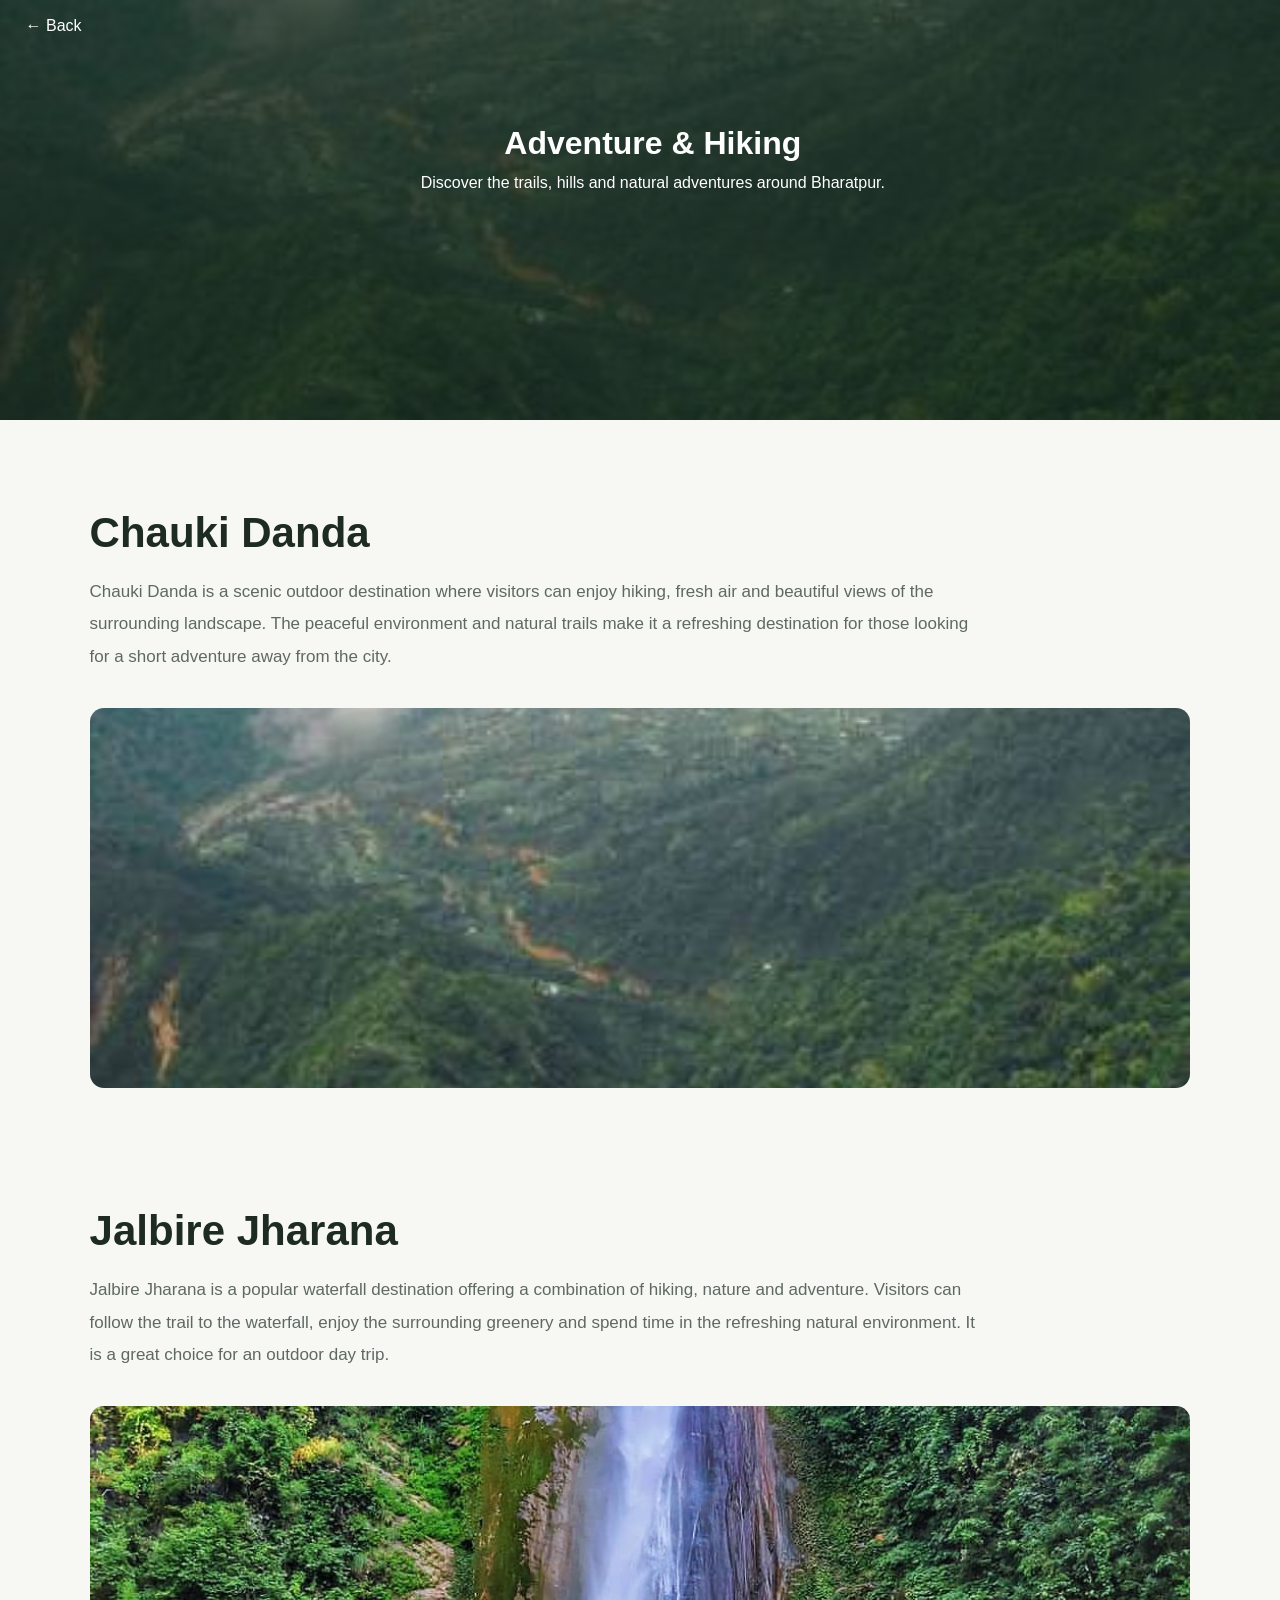
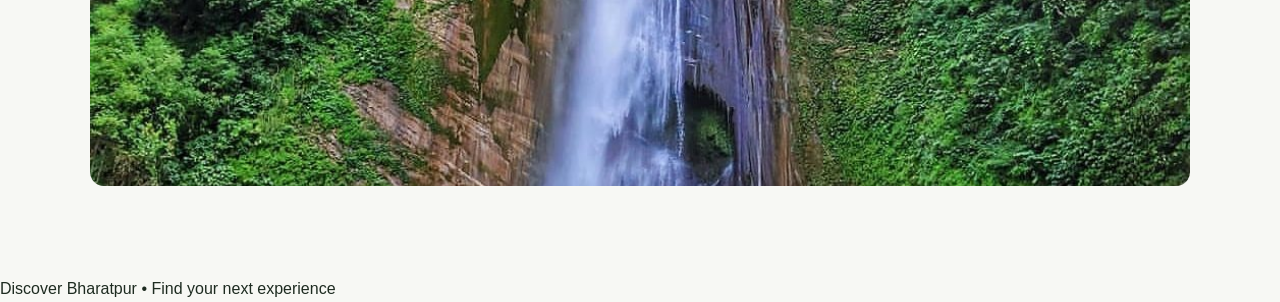
<file: adventure.html>
<!DOCTYPE html>
<html lang="en">
<head>
    <meta charset="UTF-8">
    <meta name="viewport" content="width=device-width, initial-scale=1.0">

    <title>Wildlife & Nature | Find Bharatpur</title>

    <link rel="stylesheet" href="advanture.css">
</head>

<body>

    <!-- PAGE HEADER -->
    <header class="page-header">
        <a href="index.html" class="back-btn">← Back</a>

        <div class="header-content">
                <h1>Adventure & Hiking</h1>
        <p>Discover the trails, hills and natural adventures around Bharatpur.</p>
        </div>
    </header>
<section class="adventure-hiking">

    <!-- Chauki Danda -->
    <div class="adventure-place">
        <h2>Chauki Danda</h2>

        <p class="place-description">
            Chauki Danda is a scenic outdoor destination where visitors can enjoy hiking,
            fresh air and beautiful views of the surrounding landscape. The peaceful
            environment and natural trails make it a refreshing destination for those
            looking for a short adventure away from the city.
        </p>

        <div class="adventure-gallery">
            <img src="assets/chauki.jpeg" alt="Chauki Danda">
        </div>
    </div>


    <!-- Jalbire Jharana -->
    <div class="adventure-place">
        <h2>Jalbire Jharana</h2>

        <p class="place-description">
            Jalbire Jharana is a popular waterfall destination offering a combination of
            hiking, nature and adventure. Visitors can follow the trail to the waterfall,
            enjoy the surrounding greenery and spend time in the refreshing natural
            environment. It is a great choice for an outdoor day trip.
        </p>

        <div class="adventure-gallery">
            <img src="assets/jalbire.jpeg" alt="Jalbire Jharana">
        </div>
    </div>

</section>

</section>
    <!-- FOOTER -->
    <footer>
        <p>Discover Bharatpur • Find your next experience</p>
    </footer>


</body>
</html>
</file>
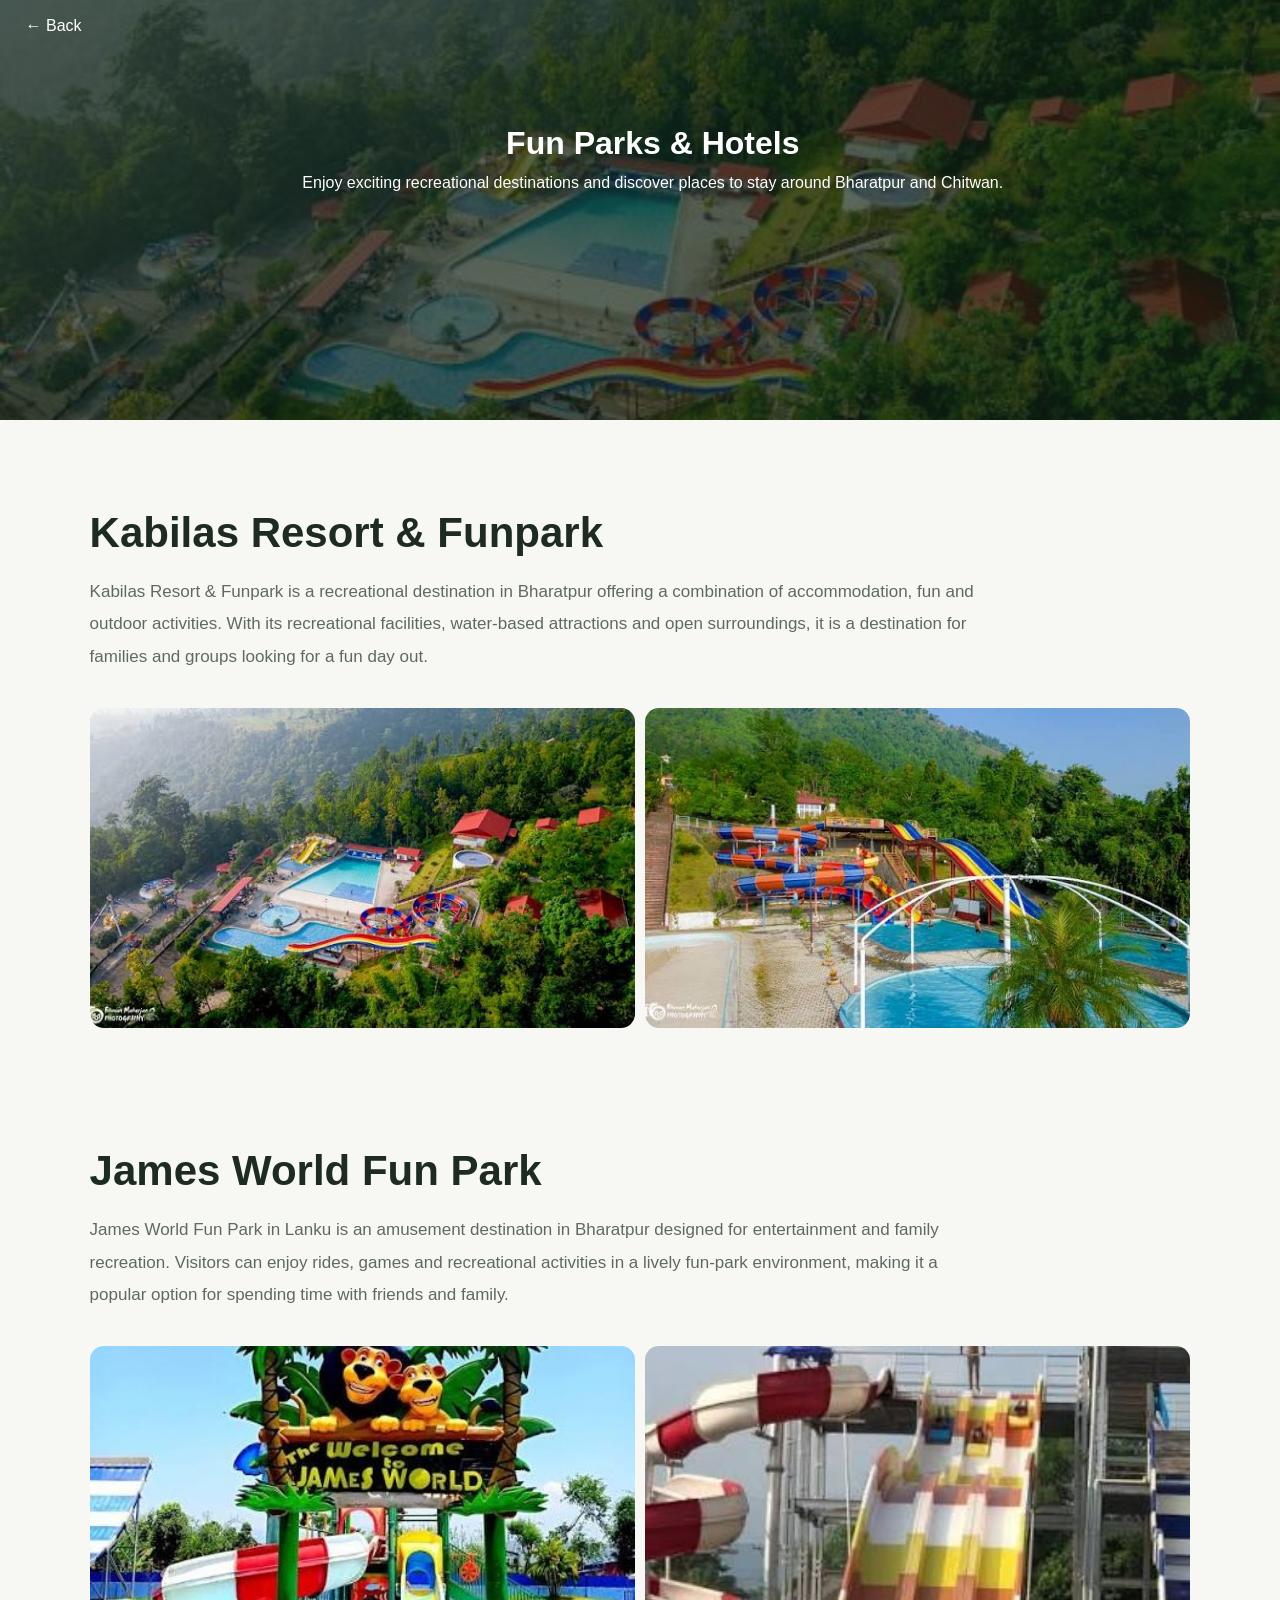
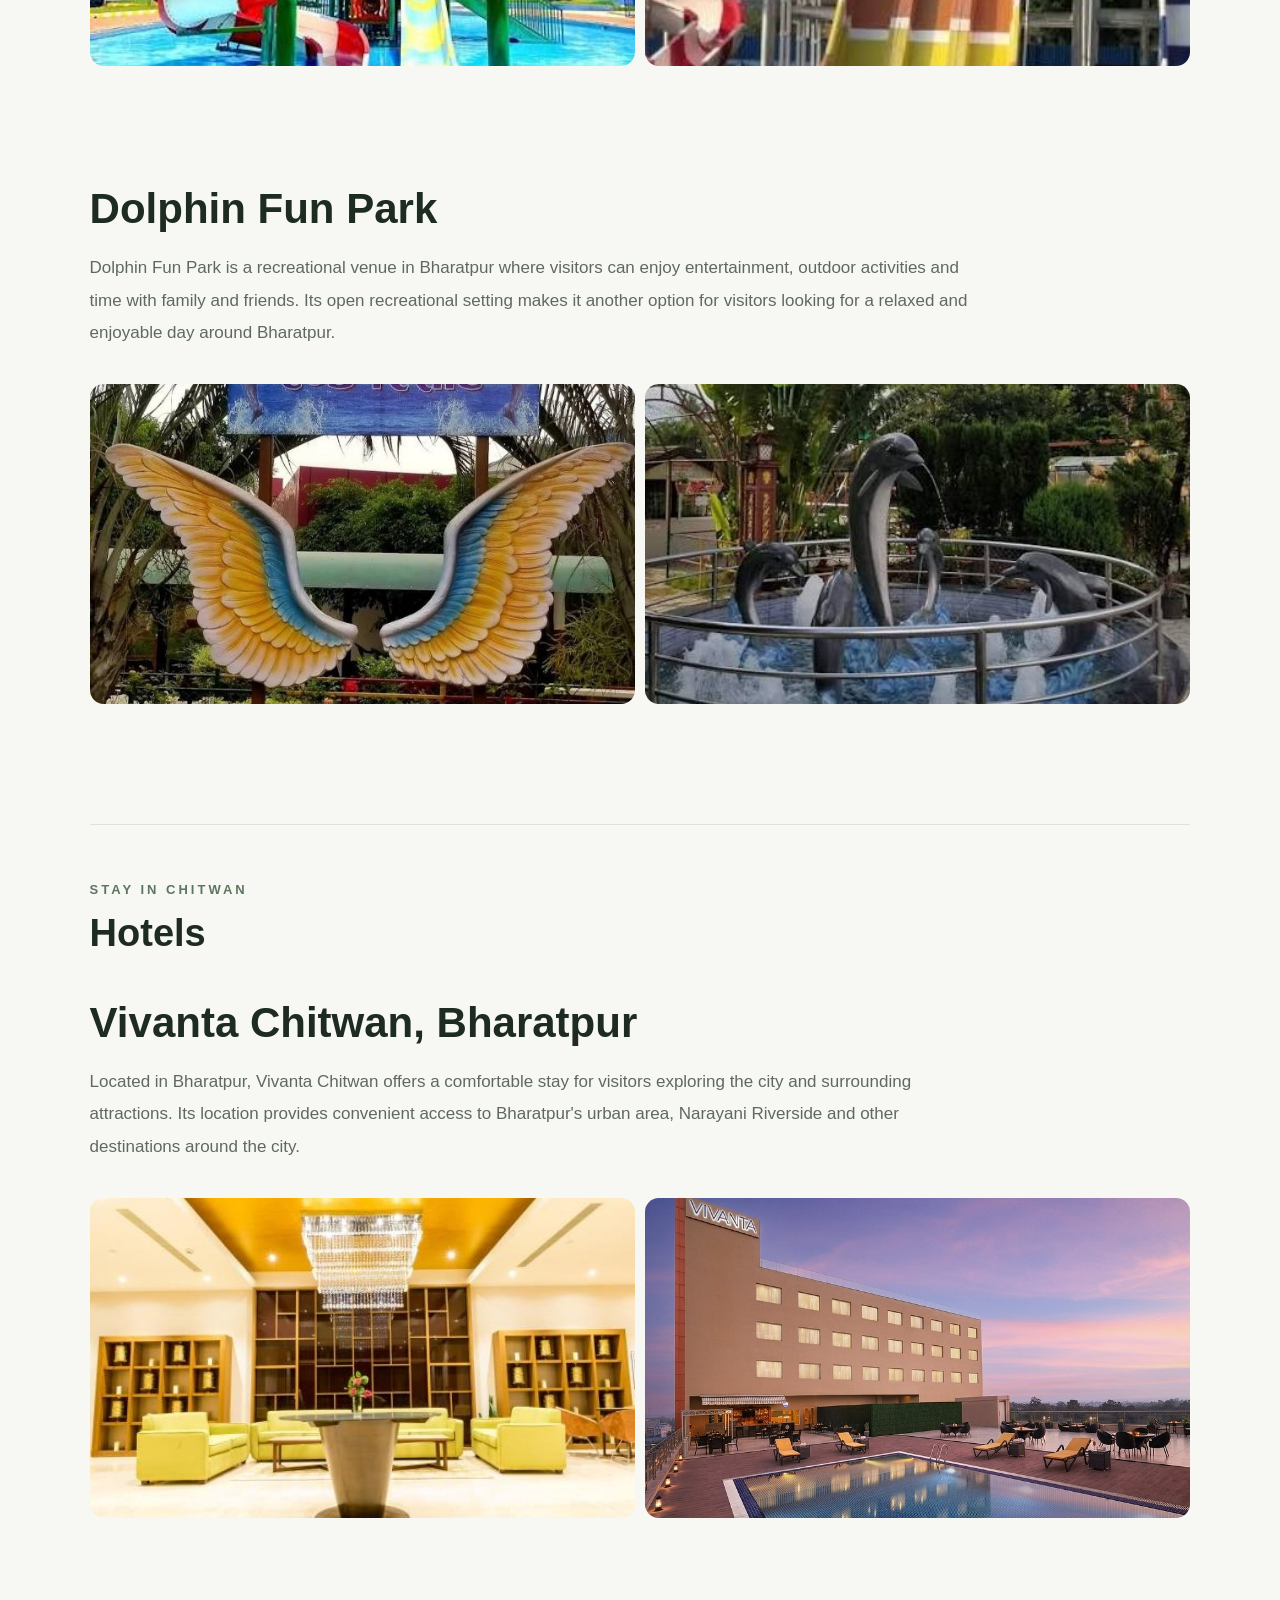
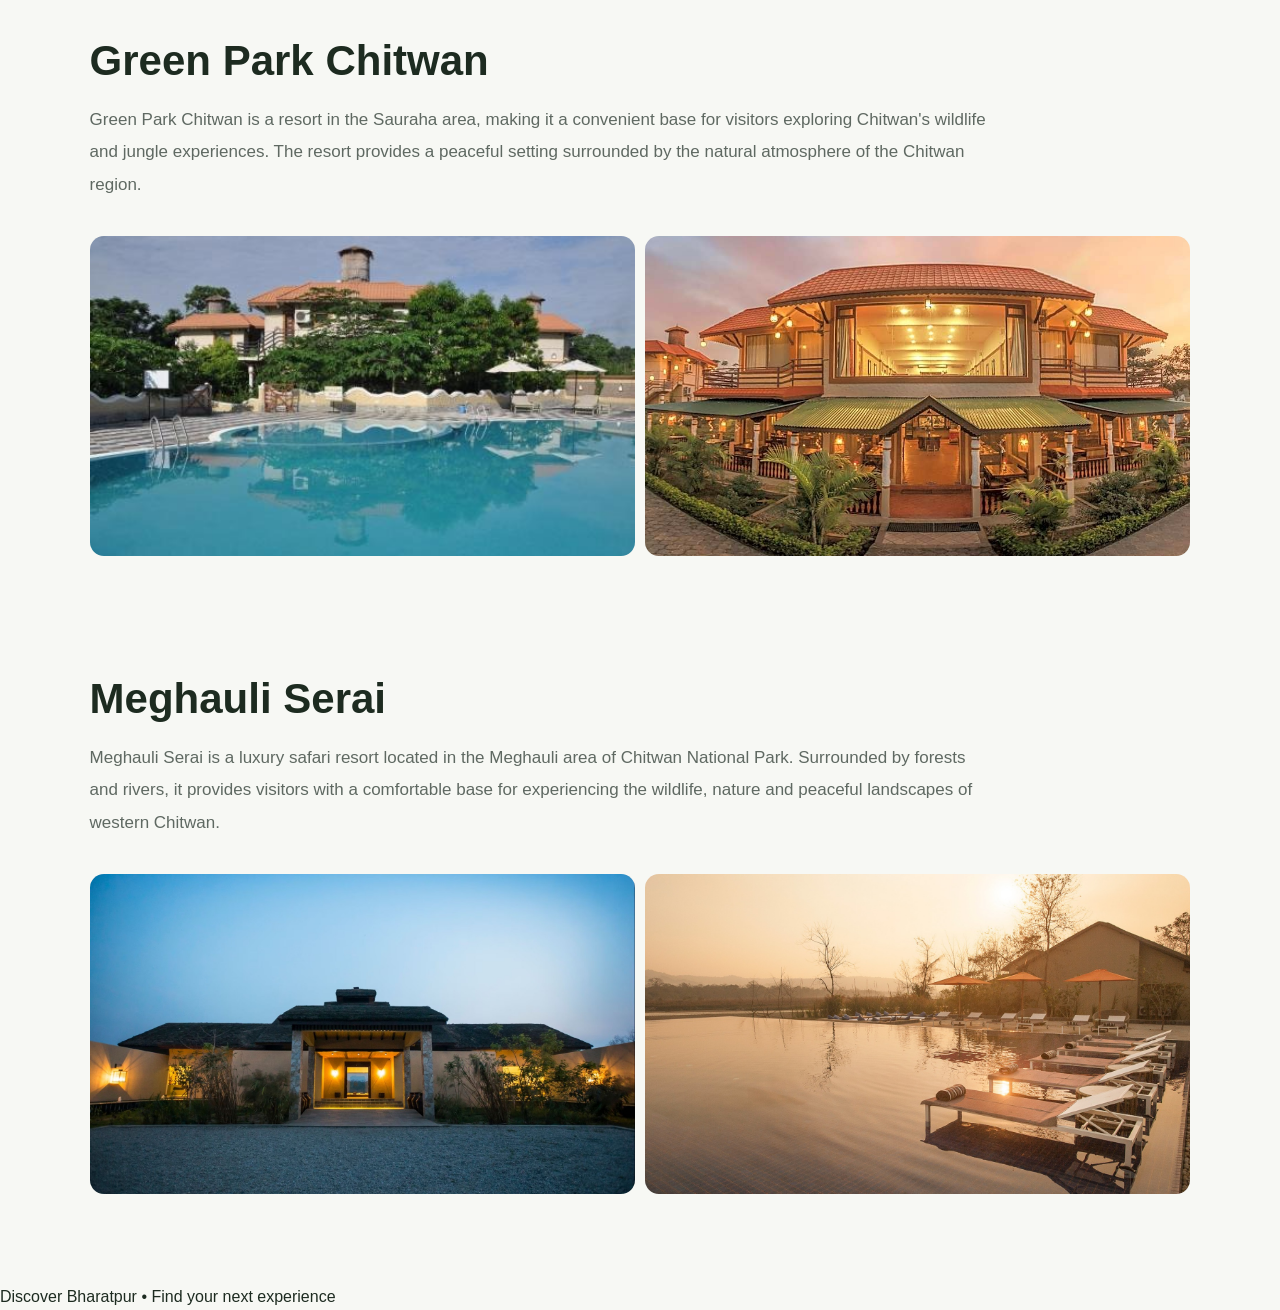
<file: funpark.html>
<!DOCTYPE html>
<html lang="en">
<head>
    <meta charset="UTF-8">
    <meta name="viewport" content="width=device-width, initial-scale=1.0">

    <title>Wildlife & Nature | Find Bharatpur</title>

    <link rel="stylesheet" href="funpark.css">
</head>

<body>

    <!-- PAGE HEADER -->
    <header class="page-header">
        <a href="index.html" class="back-btn">← Back</a>

        <div class="header-content">
           <h1>Fun Parks & Hotels</h1>
        <p>Enjoy exciting recreational destinations and discover places to stay around Bharatpur and Chitwan.</p>
        </div>
    </header>

<section class="fun-hotels">

    <!-- Kabilas Resort & Funpark -->
    <div class="fun-place">
        <h2>Kabilas Resort & Funpark</h2>

        <p class="place-description">
            Kabilas Resort & Funpark is a recreational destination in Bharatpur offering
            a combination of accommodation, fun and outdoor activities. With its
            recreational facilities, water-based attractions and open surroundings,
            it is a destination for families and groups looking for a fun day out.
        </p>

        <div class="fun-gallery">
            <img src="assets/funpark.jpeg" alt="Kabilas Resort and Funpark">
            <img src="assets/kabilash-2.jpeg" alt="Kabilas Funpark">
        </div>
    </div>


    <!-- James World Fun Park -->
    <div class="fun-place">
        <h2>James World Fun Park</h2>

        <p class="place-description">
            James World Fun Park in Lanku is an amusement destination in Bharatpur
            designed for entertainment and family recreation. Visitors can enjoy
            rides, games and recreational activities in a lively fun-park environment,
            making it a popular option for spending time with friends and family.
        </p>

        <div class="fun-gallery">
            <img src="assets/james-1.jpeg" alt="James World Fun Park">
            <img src="assets/james-2.jpeg" alt="James World Fun Park rides">
        </div>
    </div>


    <!-- Dolphin Fun Park -->
    <div class="fun-place">
        <h2>Dolphin Fun Park</h2>

        <p class="place-description">
            Dolphin Fun Park is a recreational venue in Bharatpur where visitors can
            enjoy entertainment, outdoor activities and time with family and friends.
            Its open recreational setting makes it another option for visitors looking
            for a relaxed and enjoyable day around Bharatpur.
        </p>

        <div class="fun-gallery">
            <img src="assets/dolphin-1.jpeg" alt="Dolphin Fun Park Bharatpur">
            <img src="assets/dolphin-2.jpeg" alt="Dolphin Fun Park">
        </div>
    </div>


    <!-- HOTELS -->

    <div class="category-title hotels-title">
        <p class="eyebrow">STAY IN CHITWAN</p>
        <h2>Hotels</h2>
    </div>


    <!-- Bharatpur Hotel -->
    <div class="fun-place">
        <h2>Vivanta Chitwan, Bharatpur</h2>

        <p class="place-description">
            Located in Bharatpur, Vivanta Chitwan offers a comfortable stay for visitors
            exploring the city and surrounding attractions. Its location provides
            convenient access to Bharatpur's urban area, Narayani Riverside and other
            destinations around the city.
        </p>

        <div class="fun-gallery">
            <img src="assets/vivanta-1.jpeg" alt="Vivanta Chitwan Bharatpur">
            <img src="assets/vivanta-2.jpeg" alt="Vivanta Chitwan hotel">
        </div>
    </div>


    <!-- Sauraha Hotel -->
    <div class="fun-place">
        <h2>Green Park Chitwan</h2>

        <p class="place-description">
            Green Park Chitwan is a resort in the Sauraha area, making it a convenient
            base for visitors exploring Chitwan's wildlife and jungle experiences.
            The resort provides a peaceful setting surrounded by the natural atmosphere
            of the Chitwan region.
        </p>

        <div class="fun-gallery">
            <img src="assets/grren-1.jpeg" alt="Green Park Chitwan Sauraha">
            <img src="assets/grren-2.jpeg" alt="Green Park Chitwan resort">
        </div>
    </div>


    <!-- Meghauli Hotel -->
    <div class="fun-place">
        <h2>Meghauli Serai</h2>

        <p class="place-description">
            Meghauli Serai is a luxury safari resort located in the Meghauli area of
            Chitwan National Park. Surrounded by forests and rivers, it provides visitors
            with a comfortable base for experiencing the wildlife, nature and peaceful
            landscapes of western Chitwan.
        </p>

        <div class="fun-gallery">
            <img src="assets/serai-1.jpeg" alt="Meghauli Serai">
            <img src="assets/serai-2.jpeg" alt="Meghauli Serai Chitwan">
        </div>
    </div>

</section>
</section>
    <!-- FOOTER -->
    <footer>
        <p>Discover Bharatpur • Find your next experience</p>
    </footer>


</body>
</html>
</file>
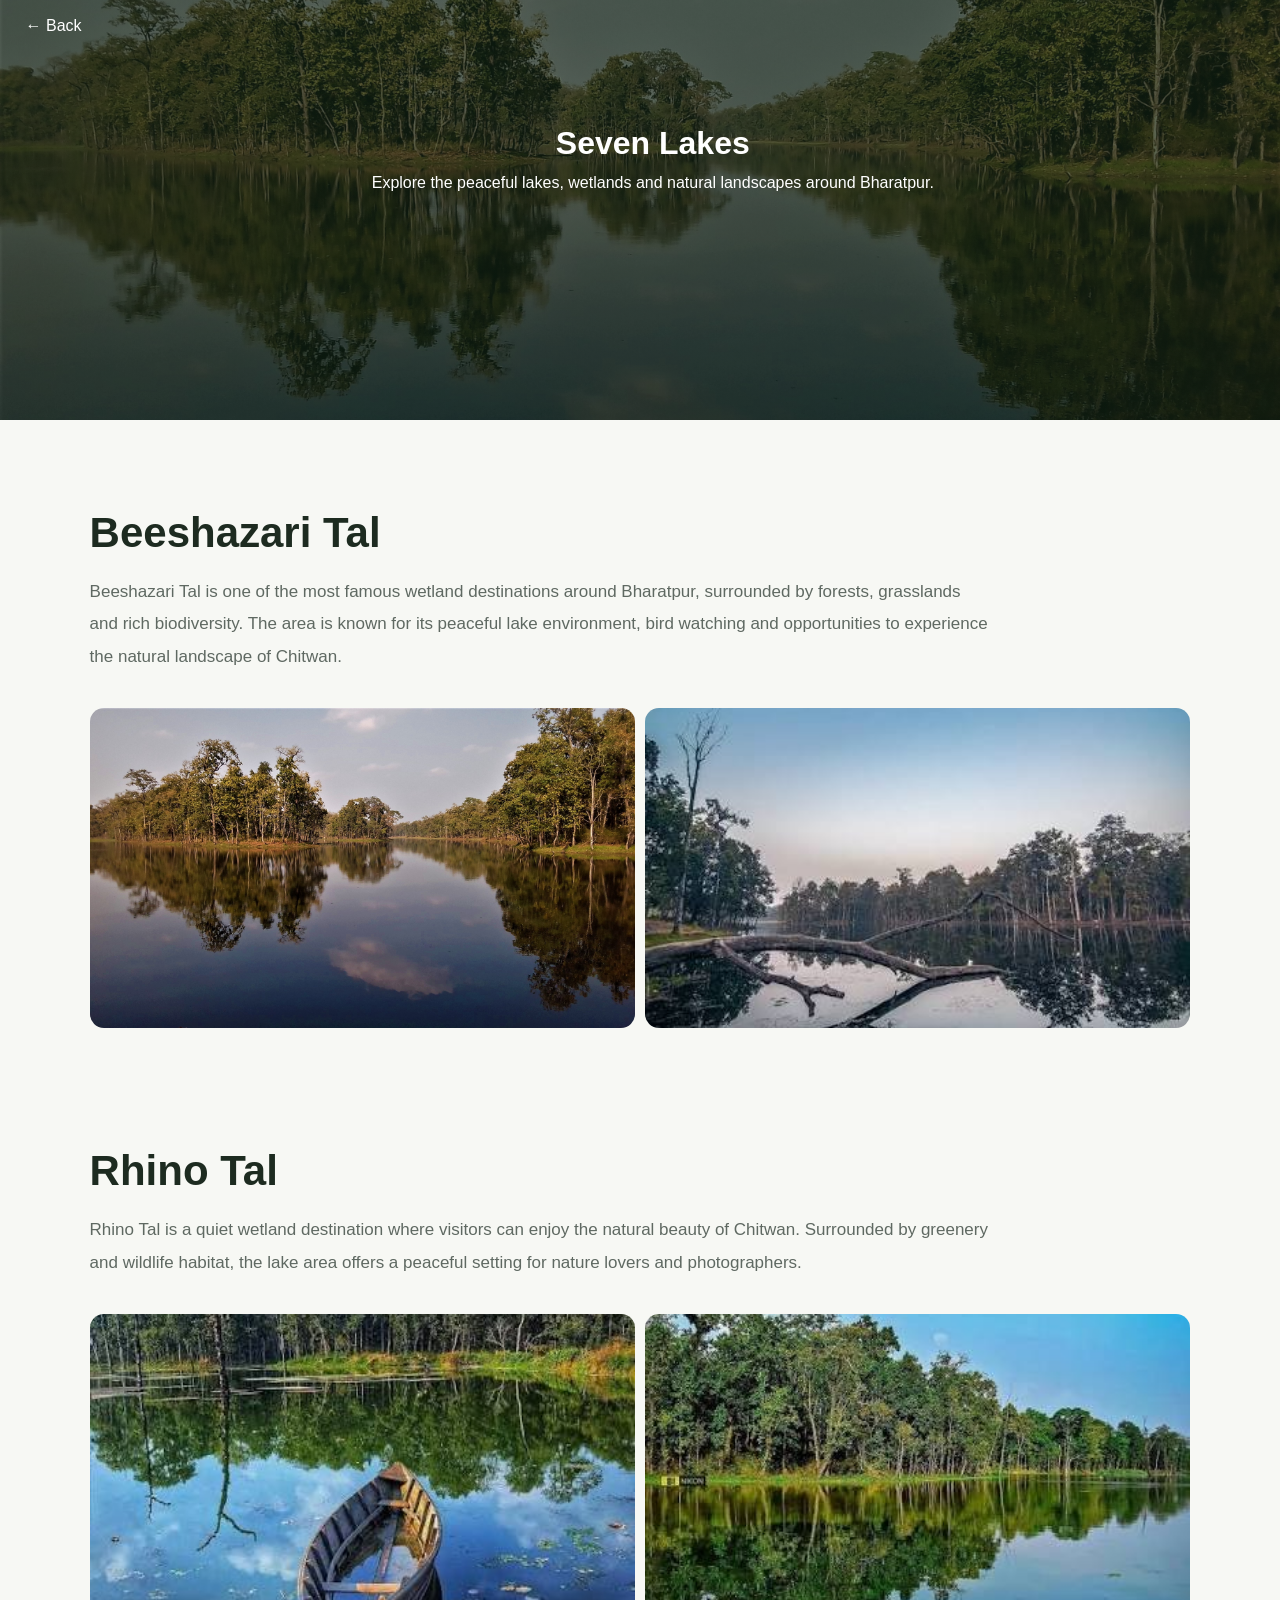
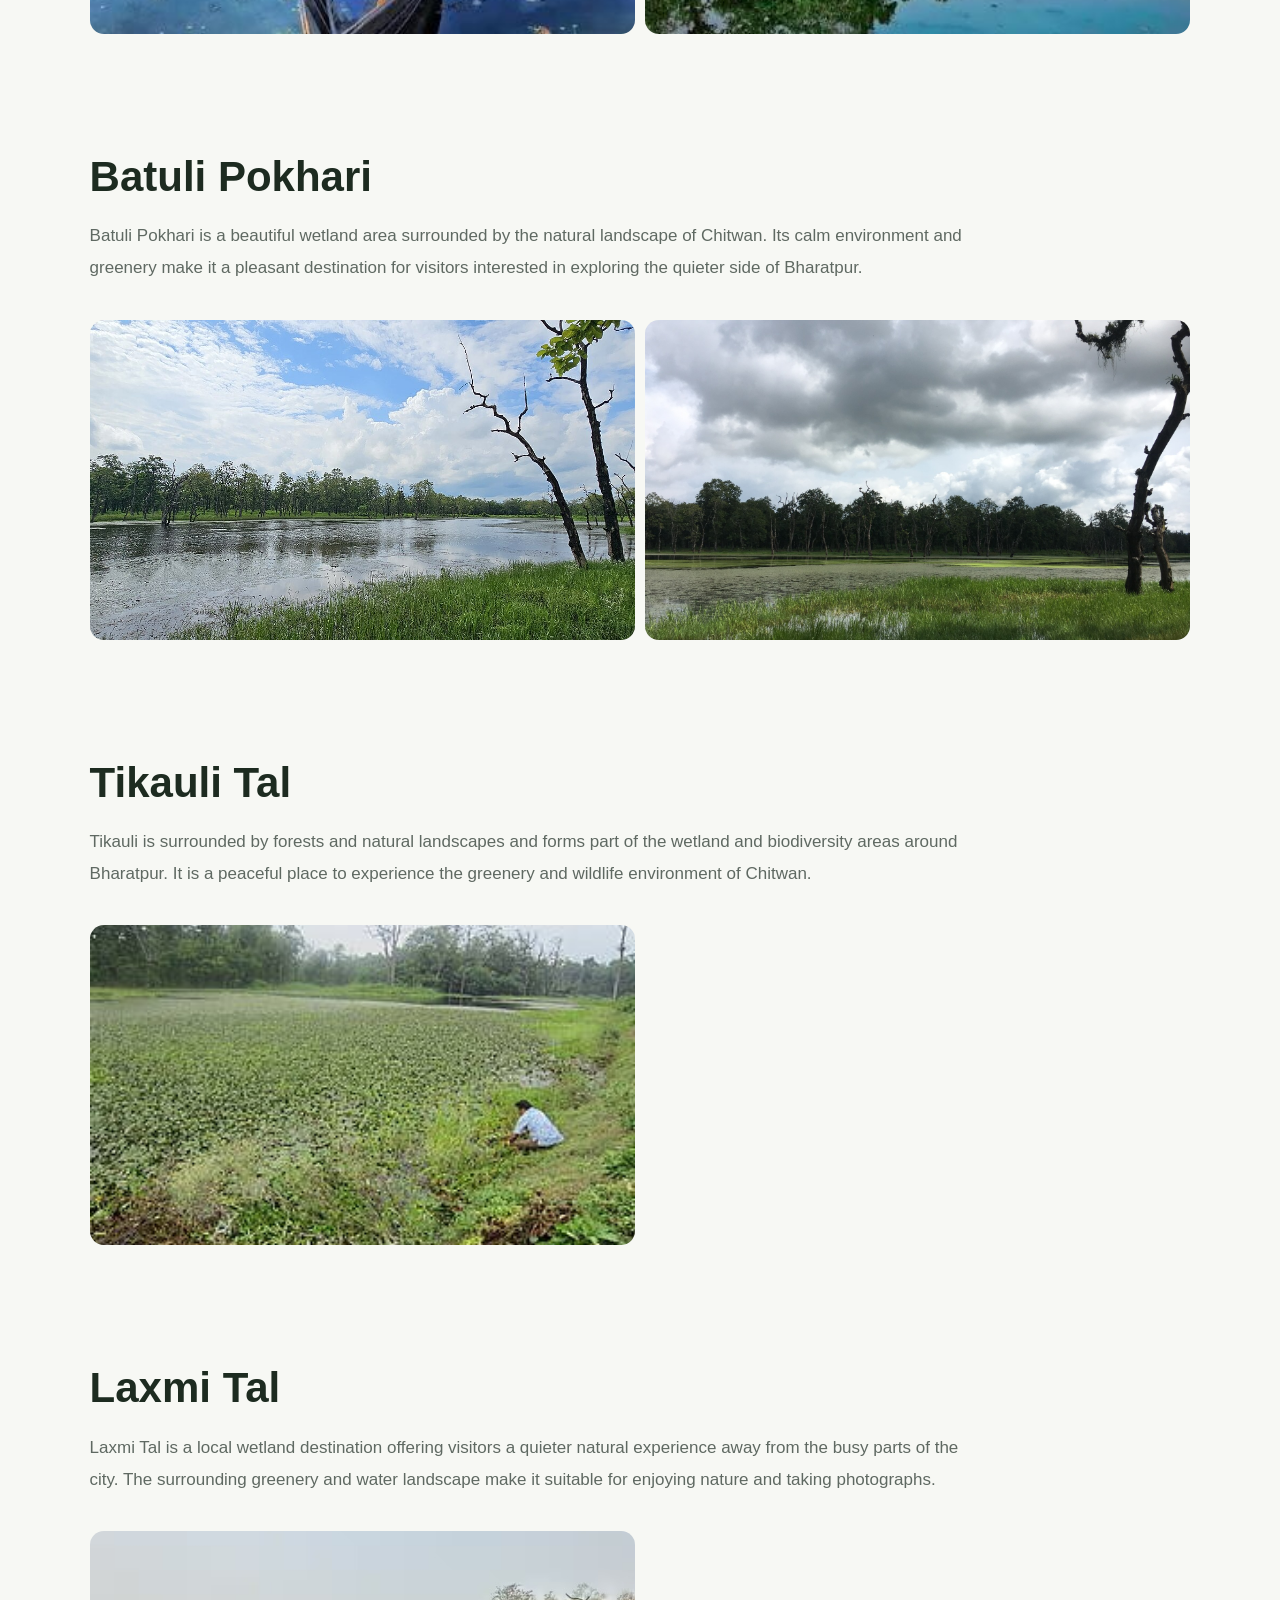
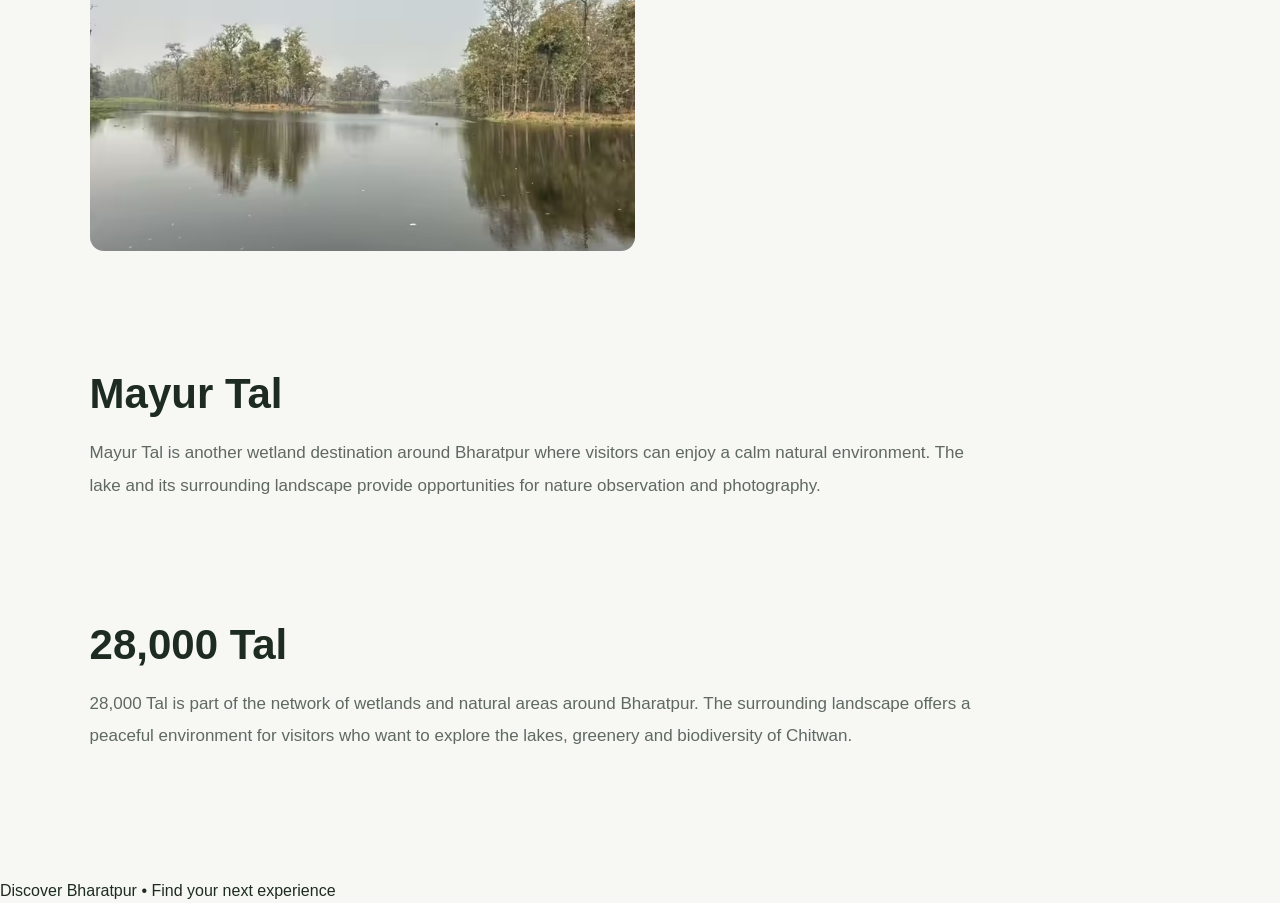
<file: lake.html>
<!DOCTYPE html>
<html lang="en">
<head>
    <meta charset="UTF-8">
    <meta name="viewport" content="width=device-width, initial-scale=1.0">

    <title>Wildlife & Nature | Find Bharatpur</title>

    <link rel="stylesheet" href="lake.css">
</head>

<body>

    <!-- PAGE HEADER -->
    <header class="page-header">
        <a href="index.html" class="back-btn">← Back</a>

        <div class="header-content">
           <h1>Seven Lakes</h1> 
           <p>Explore the peaceful lakes, wetlands and natural landscapes around Bharatpur.</p> </div>
        </div>
    </header>
<section class="seven-lakes">

    <!-- Beeshazari Tal -->
    <div class="lake-place">
        <h2>Beeshazari Tal</h2>

        <p class="place-description">
            Beeshazari Tal is one of the most famous wetland destinations around Bharatpur,
            surrounded by forests, grasslands and rich biodiversity. The area is known for
            its peaceful lake environment, bird watching and opportunities to experience
            the natural landscape of Chitwan.
        </p>

        <div class="lake-gallery">
            <img src="assets/Beeshazari.jpg" alt="Beeshazari Tal">
            <img src="assets/beeshazari-2.jpeg" alt="Beeshazari Tal landscape">
        </div>
    </div>


    <!-- Rhino Tal -->
    <div class="lake-place">
        <h2>Rhino Tal</h2>

        <p class="place-description">
            Rhino Tal is a quiet wetland destination where visitors can enjoy the natural
            beauty of Chitwan. Surrounded by greenery and wildlife habitat, the lake area
            offers a peaceful setting for nature lovers and photographers.
        </p>

        <div class="lake-gallery">
            <img src="assets/rhino-1.jpeg" alt="Rhino Tal">
            <img src="assets/rhino-2.jpeg" alt="Rhino Tal surroundings">
        </div>
    </div>


    <!-- Batuli Pokhari -->
    <div class="lake-place">
        <h2>Batuli Pokhari</h2>

        <p class="place-description">
            Batuli Pokhari is a beautiful wetland area surrounded by the natural landscape
            of Chitwan. Its calm environment and greenery make it a pleasant destination
            for visitors interested in exploring the quieter side of Bharatpur.
        </p>

        <div class="lake-gallery">
            <img src="assets/batuli-1.jpeg" alt="Batuli Pokhari">
            <img src="assets/batuli-2.jpeg" alt="Batuli Pokhari landscape">
        </div>
    </div>


    <!-- Tikauli Tal -->
    <div class="lake-place">
        <h2>Tikauli Tal</h2>

        <p class="place-description">
            Tikauli is surrounded by forests and natural landscapes and forms part of the
            wetland and biodiversity areas around Bharatpur. It is a peaceful place to
            experience the greenery and wildlife environment of Chitwan.
        </p>

        <div class="lake-gallery">
            <img src="assets/tilauki-1.jpeg" alt="Tikauli Tal">
          
        </div>
    </div>


    <!-- Laxmi Tal -->
    <div class="lake-place">
        <h2>Laxmi Tal</h2>

        <p class="place-description">
            Laxmi Tal is a local wetland destination offering visitors a quieter natural
            experience away from the busy parts of the city. The surrounding greenery and
            water landscape make it suitable for enjoying nature and taking photographs.
        </p>

        <div class="lake-gallery">
            <img src="assets/laxmi-1.jpeg" alt="Laxmi Tal">
    
        </div>
    </div>


    <!-- Mayur Tal -->
    <div class="lake-place">
        <h2>Mayur Tal</h2>

        <p class="place-description">
            Mayur Tal is another wetland destination around Bharatpur where visitors can
            enjoy a calm natural environment. The lake and its surrounding landscape
            provide opportunities for nature observation and photography.
        </p>

       
    </div>


    <!-- 28,000 Tal -->
    <div class="lake-place">
        <h2>28,000 Tal</h2>

        <p class="place-description">
            28,000 Tal is part of the network of wetlands and natural areas around Bharatpur.
            The surrounding landscape offers a peaceful environment for visitors who want
            to explore the lakes, greenery and biodiversity of Chitwan.
        </p>

       
    </div>

</section>
</section>
    <!-- FOOTER -->
    <footer>
        <p>Discover Bharatpur • Find your next experience</p>
    </footer>


</body>
</html>
</file>
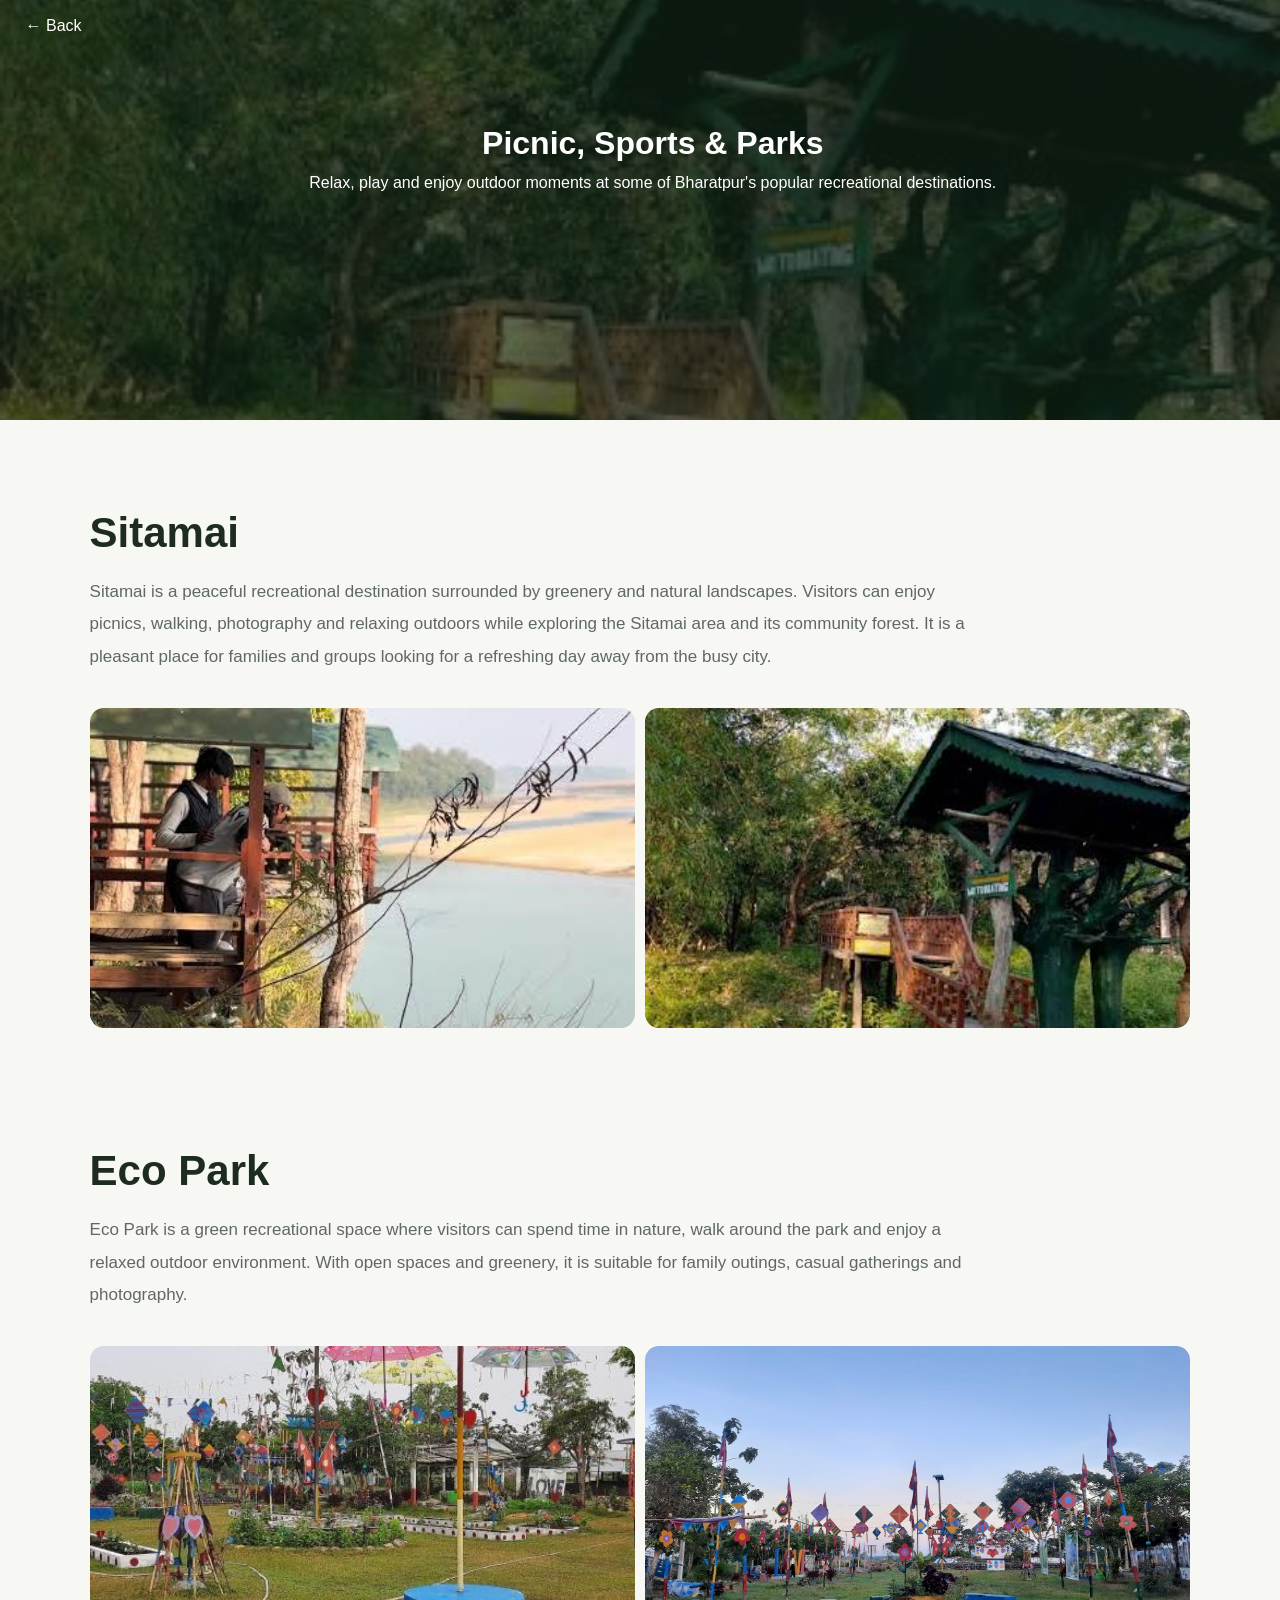
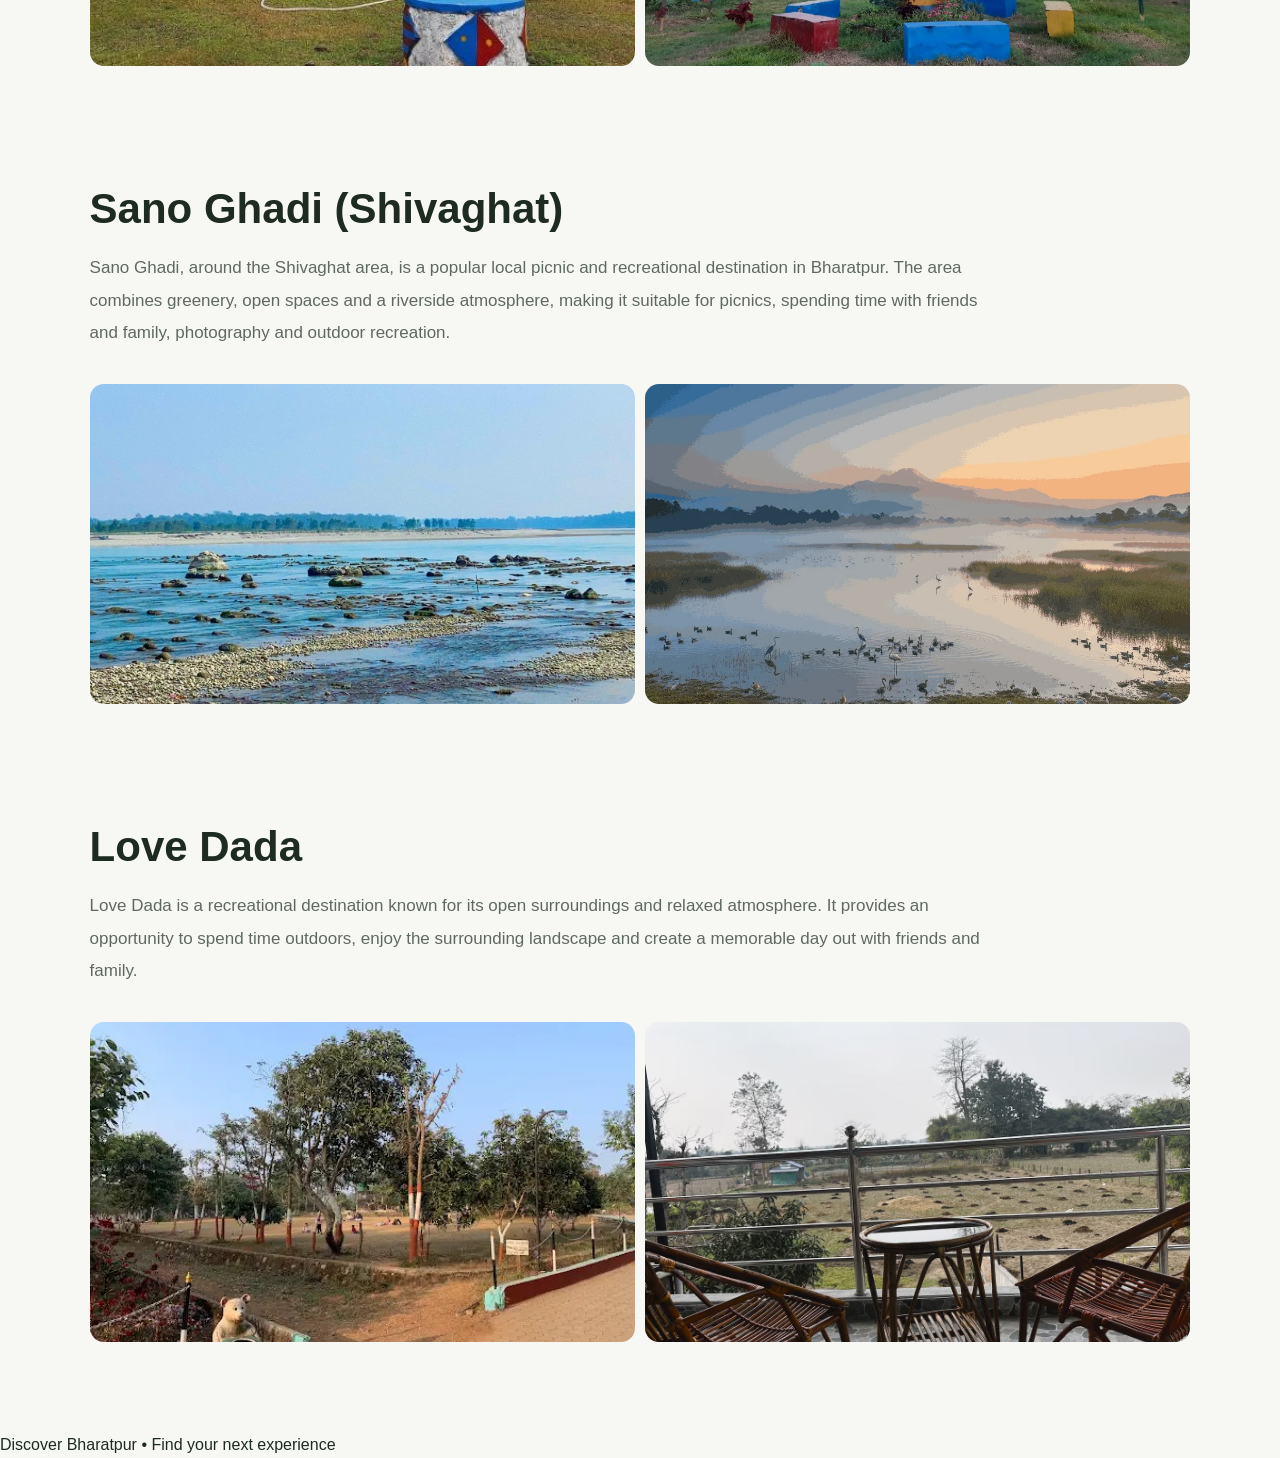
<file: park.html>
<!DOCTYPE html>
<html lang="en">
<head>
    <meta charset="UTF-8">
    <meta name="viewport" content="width=device-width, initial-scale=1.0">

    <title>Park</title>

    <link rel="stylesheet" href="park.css">
</head>

<body>

    <!-- PAGE HEADER -->
    <header class="page-header">
        <a href="index.html" class="back-btn">← Back</a>

        <div class="header-content">
           <h1>Picnic, Sports & Parks</h1>
        <p>Relax, play and enjoy outdoor moments at some of Bharatpur's popular recreational destinations.</p>
        </div>
       
    </header>
<section class="picnic-sports-parks">

    <!-- Sitamai -->
    <div class="recreation-place">
        <h2>Sitamai</h2>

        <p class="place-description">
            Sitamai is a peaceful recreational destination surrounded by greenery and
            natural landscapes. Visitors can enjoy picnics, walking, photography and
            relaxing outdoors while exploring the Sitamai area and its community forest.
            It is a pleasant place for families and groups looking for a refreshing day
            away from the busy city.
        </p>

        <div class="recreation-gallery">
            <img src="assets/sitamai-2.jpeg"Sitamai Bharatpur">
            <img src="assets/picnic.jpeg" alt="Sitamai park and natural surroundings">
        </div>
    </div>


    <!-- Eco Park -->
    <div class="recreation-place">
        <h2>Eco Park</h2>

        <p class="place-description">
            Eco Park is a green recreational space where visitors can spend time in
            nature, walk around the park and enjoy a relaxed outdoor environment. With
            open spaces and greenery, it is suitable for family outings, casual
            gatherings and photography.
        </p>

        <div class="recreation-gallery">
            <img src="assets/eco-2.jpeg" alt="Eco Park Bharatpur">
            <img src="assets/eco-1.jpeg" alt="Eco Park surroundings">
        </div>
    </div>


    <!-- Sano Ghadi -->
    <div class="recreation-place">
        <h2>Sano Ghadi (Shivaghat)</h2>

        <p class="place-description">
            Sano Ghadi, around the Shivaghat area, is a popular local picnic and
            recreational destination in Bharatpur. The area combines greenery, open
            spaces and a riverside atmosphere, making it suitable for picnics, spending
            time with friends and family, photography and outdoor recreation.
        </p>

        <div class="recreation-gallery">
            <img src="assets/sanoghadi-1.jpeg" alt="Sano Ghadi Shivaghat">
            <img src="assets/sanoghadi-2.jpeg" alt="Sano Ghadi picnic area">
        </div>
    </div>


    <!-- Love Dada -->
    <div class="recreation-place">
        <h2>Love Dada</h2>

        <p class="place-description">
            Love Dada is a recreational destination known for its open surroundings and
            relaxed atmosphere. It provides an opportunity to spend time outdoors,
            enjoy the surrounding landscape and create a memorable day out with friends
            and family.
        </p>

        <div class="recreation-gallery">
            <img src="assets/love-1.jpeg" alt="Love Dada">
            <img src="assets/love-2.jpeg" alt="Love Dada surroundings">
        </div>
    </div>

</section>

</section>
    <!-- FOOTER -->
    <footer>
        <p>Discover Bharatpur • Find your next experience</p>
    </footer>


</body>
</html>
</file>
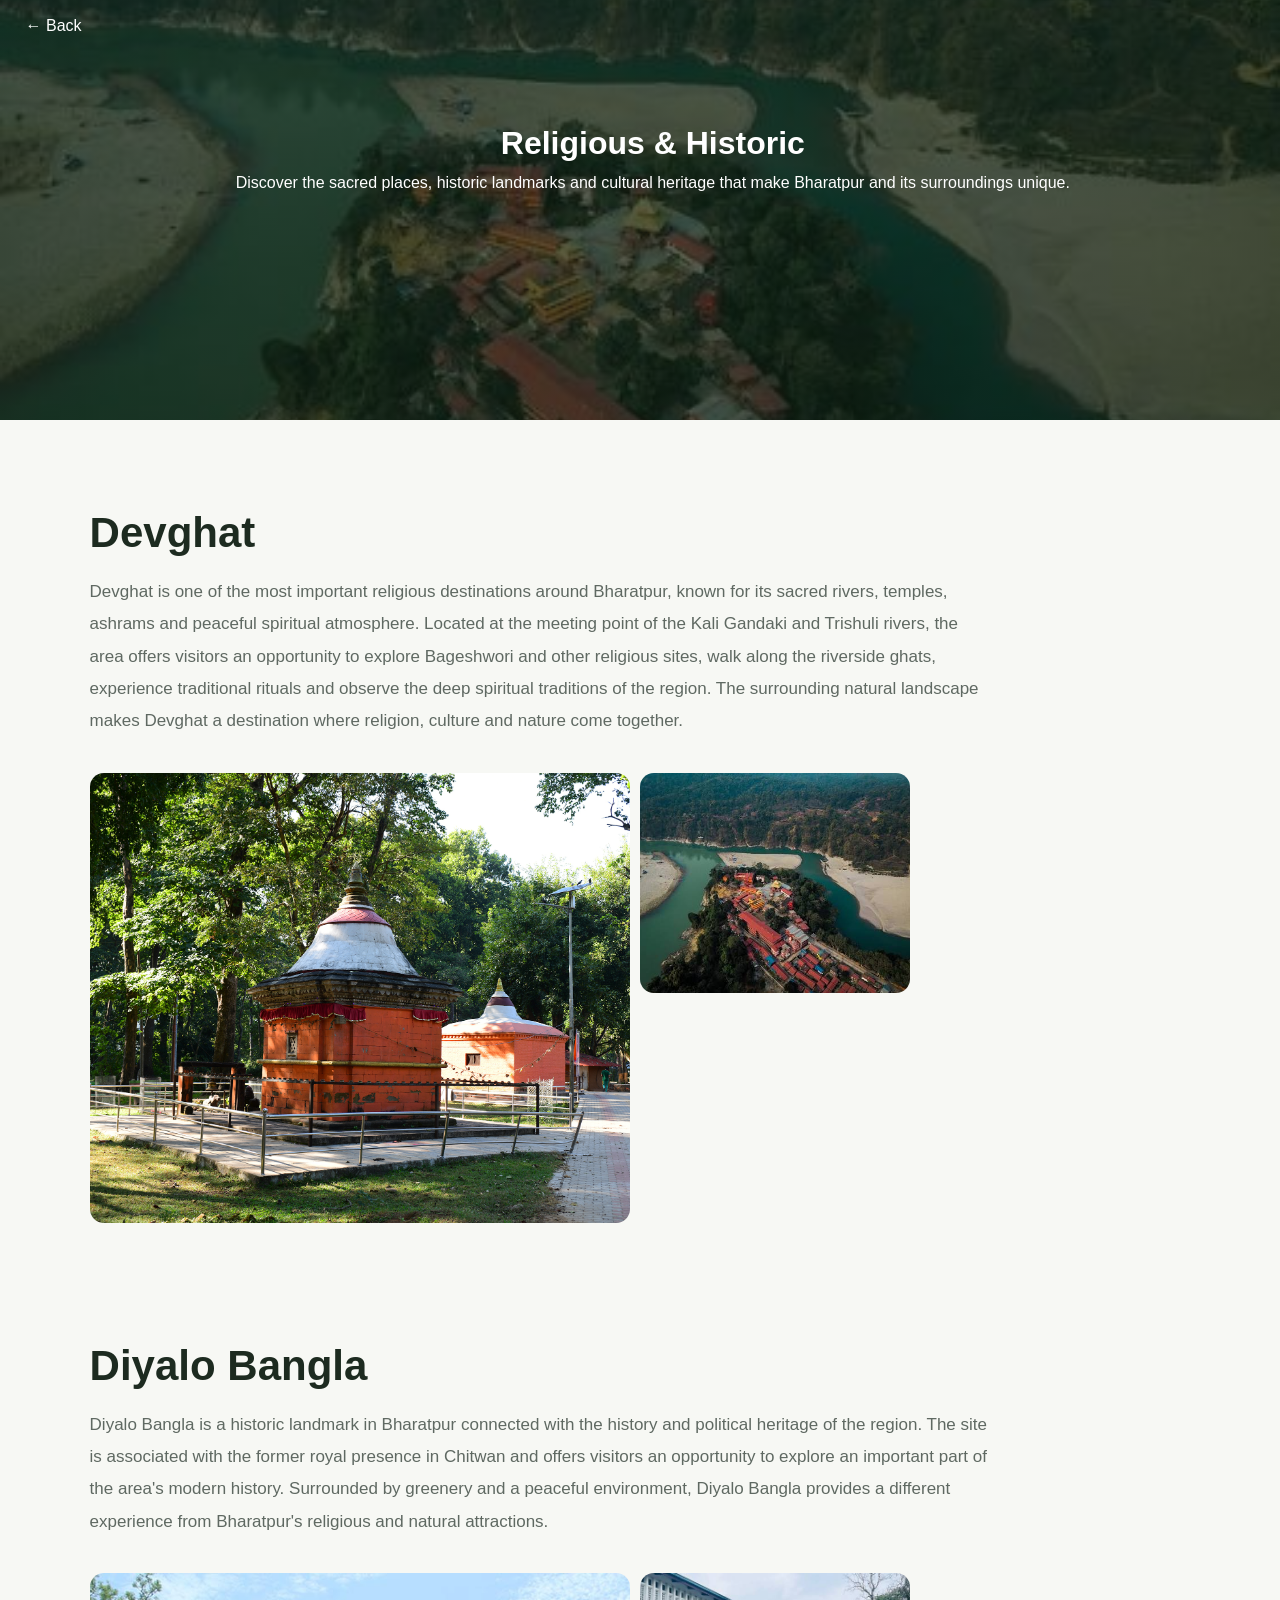
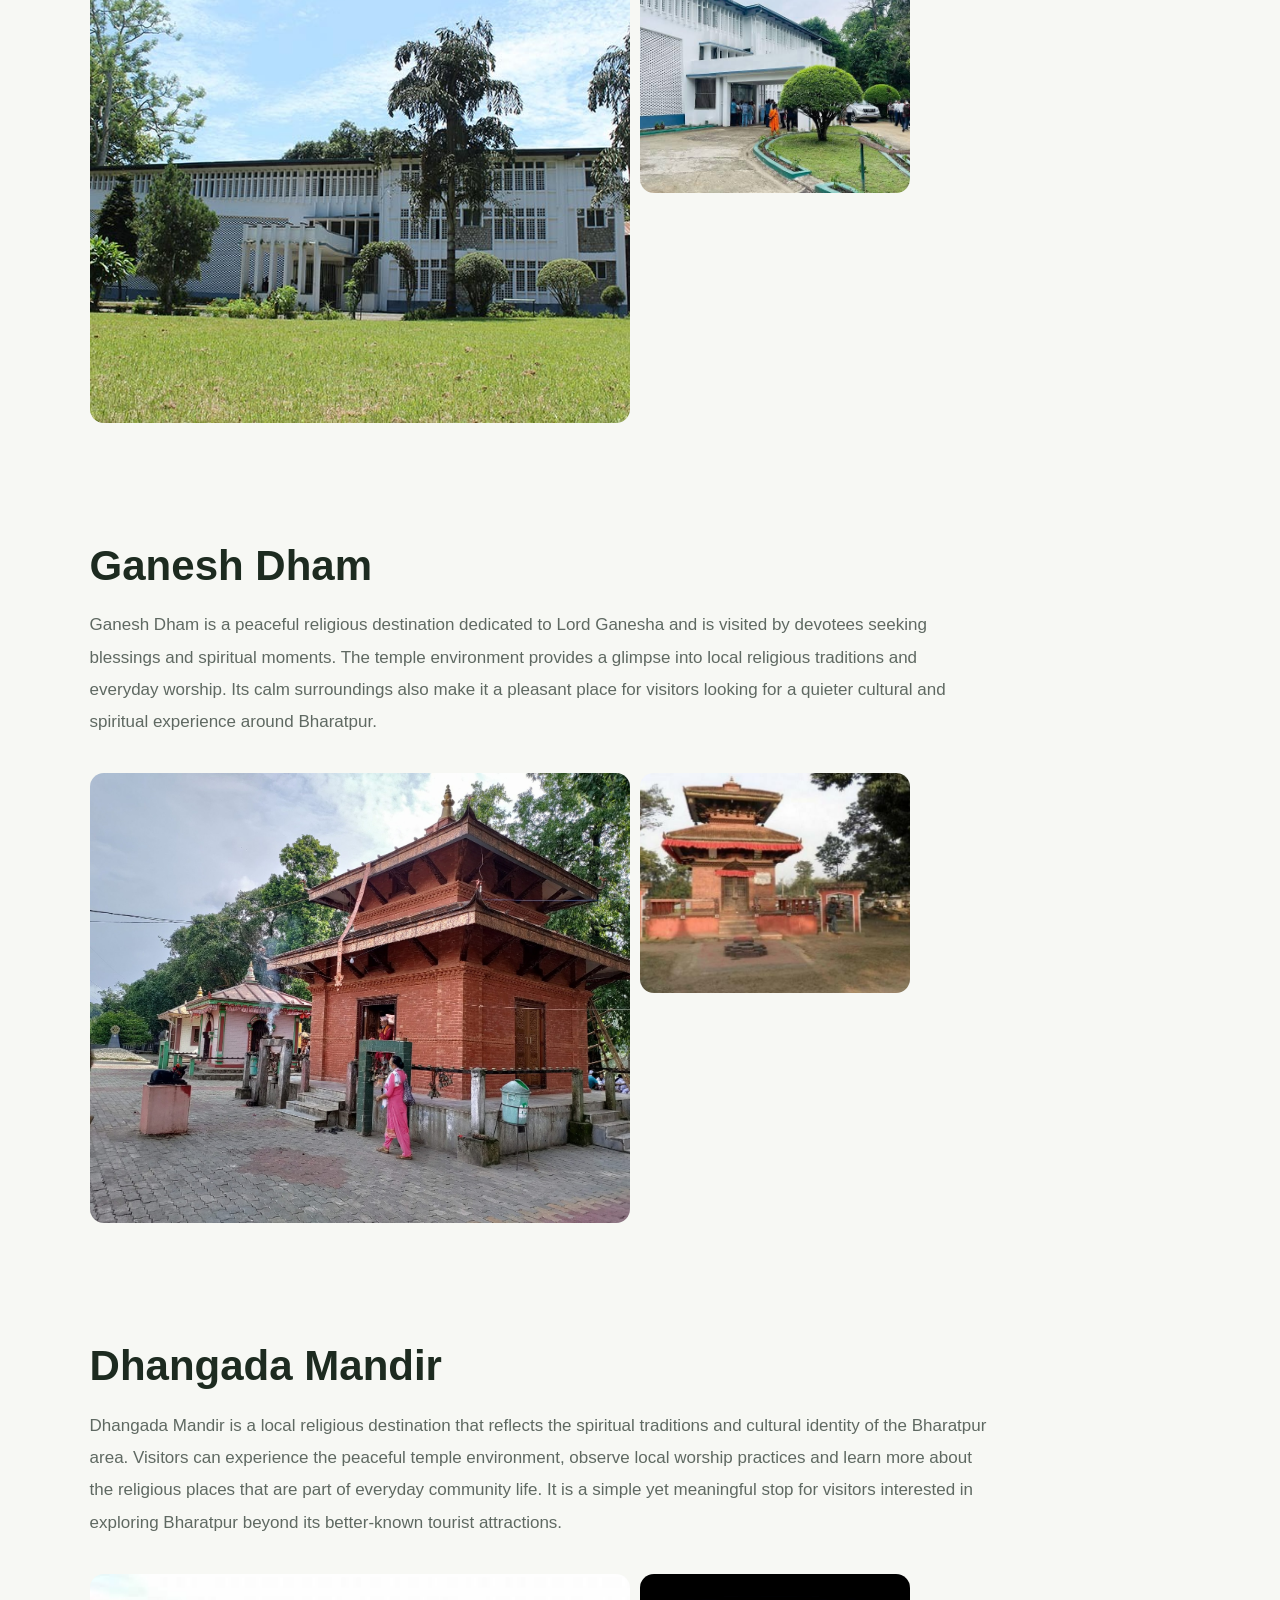
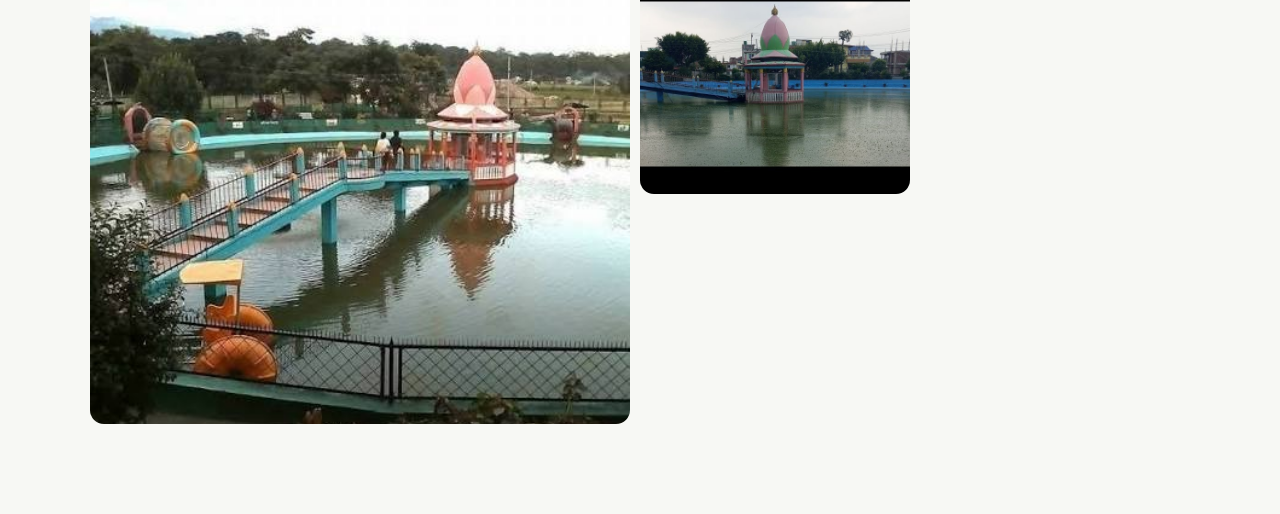
<file: religious.html>
<!DOCTYPE html>
<html lang="en">
<head>
    <meta charset="UTF-8">
    <meta name="viewport" content="width=device-width, initial-scale=1.0">
    <title>Document</title>
    <link rel="stylesheet" href="religious.css">
</head>
<body>

    <header class="page-header">
        <a href="index.html" class="back-btn">← Back</a>

        <div class="header-content">
            <h1>Religious & Historic</h1>

        <p>
            Discover the sacred places, historic landmarks and cultural
            heritage that make Bharatpur and its surroundings unique.
        </p>
        </div>
    </header>

<section class="religious-historic">

    <div class="heritage-place">

        <h2>Devghat</h2>

        <p class="place-description">
            Devghat is one of the most important religious destinations
            around Bharatpur, known for its sacred rivers, temples, ashrams
            and peaceful spiritual atmosphere. Located at the meeting point
            of the Kali Gandaki and Trishuli rivers, the area offers visitors
            an opportunity to explore Bageshwori and other religious sites,
            walk along the riverside ghats, experience traditional rituals
            and observe the deep spiritual traditions of the region. The
            surrounding natural landscape makes Devghat a destination where
            religion, culture and nature come together.
        </p>

        <div class="heritage-gallery">

            <img src="assets/bageshwori.jpg"
                 alt="Devghat Bageshwori">
                 
            <img src="assets/devghat.jpeg"
                 alt="Devghat riverside">

        </div>

    </div>


    <!-- =========================
         DIYALO BANGLA
    ========================== -->

    <div class="heritage-place">

        <h2>Diyalo Bangla</h2>

        <p class="place-description">
            Diyalo Bangla is a historic landmark in Bharatpur connected with
            the history and political heritage of the region. The site is
            associated with the former royal presence in Chitwan and offers
            visitors an opportunity to explore an important part of the
            area's modern history. Surrounded by greenery and a peaceful
            environment, Diyalo Bangla provides a different experience from
            Bharatpur's religious and natural attractions.
        </p>

        <div class="heritage-gallery">

            <img src="assets/diyalo-1.jpeg"
                 alt="Diyalo Bangla">

            <img src="assets/diyalo-2.jpeg"
                 alt="Diyalo Bangla building">

        </div>

    </div>


    <div class="heritage-place">

        <h2>Ganesh Dham</h2>

        <p class="place-description">
            Ganesh Dham is a peaceful religious destination dedicated to
            Lord Ganesha and is visited by devotees seeking blessings and
            spiritual moments. The temple environment provides a glimpse
            into local religious traditions and everyday worship. Its
            calm surroundings also make it a pleasant place for visitors
            looking for a quieter cultural and spiritual experience around
            Bharatpur.
        </p>

        <div class="heritage-gallery">

            <img src="assets/gandesh-1.jpeg"
                 alt="Ganesh Dham">

            <img src="assets/gandesh-2.jpeg"
                 alt="Ganesh Dham temple">


        </div>

    </div>


    <!-- =========================
         DHANGADA MANDIR
    ========================== -->

    <div class="heritage-place">

        <h2>Dhangada Mandir</h2>

        <p class="place-description">
            Dhangada Mandir is a local religious destination that reflects
            the spiritual traditions and cultural identity of the Bharatpur
            area. Visitors can experience the peaceful temple environment,
            observe local worship practices and learn more about the religious
            places that are part of everyday community life. It is a simple
            yet meaningful stop for visitors interested in exploring Bharatpur
            beyond its better-known tourist attractions.
        </p>

        <div class="heritage-gallery">

            <img src="assets/dhangada-1.jpeg"
                 alt="Dhangada Mandir">

            <img src="assets/dhangada-2.jpeg"
                 alt="Dhangada Mandir temple">

        </div>

    </div>

</section>

</body>
</html>
</file>
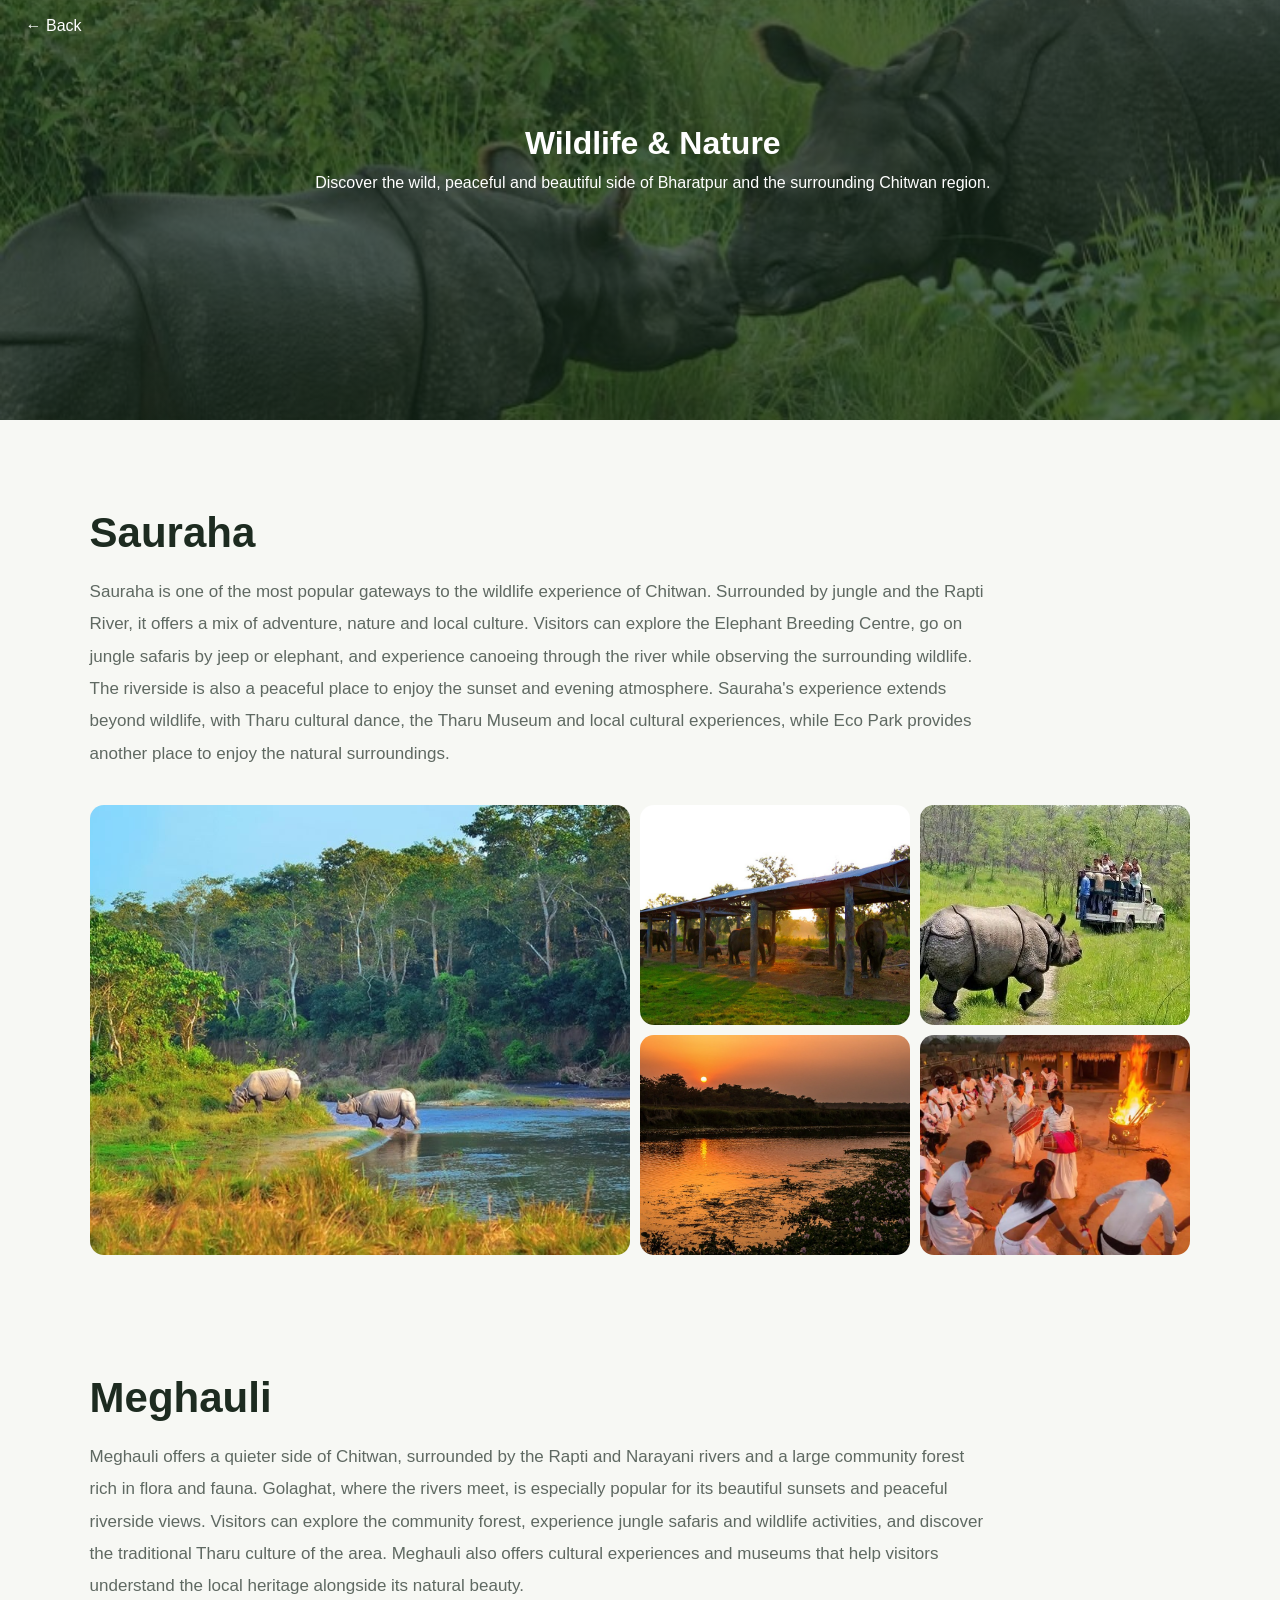
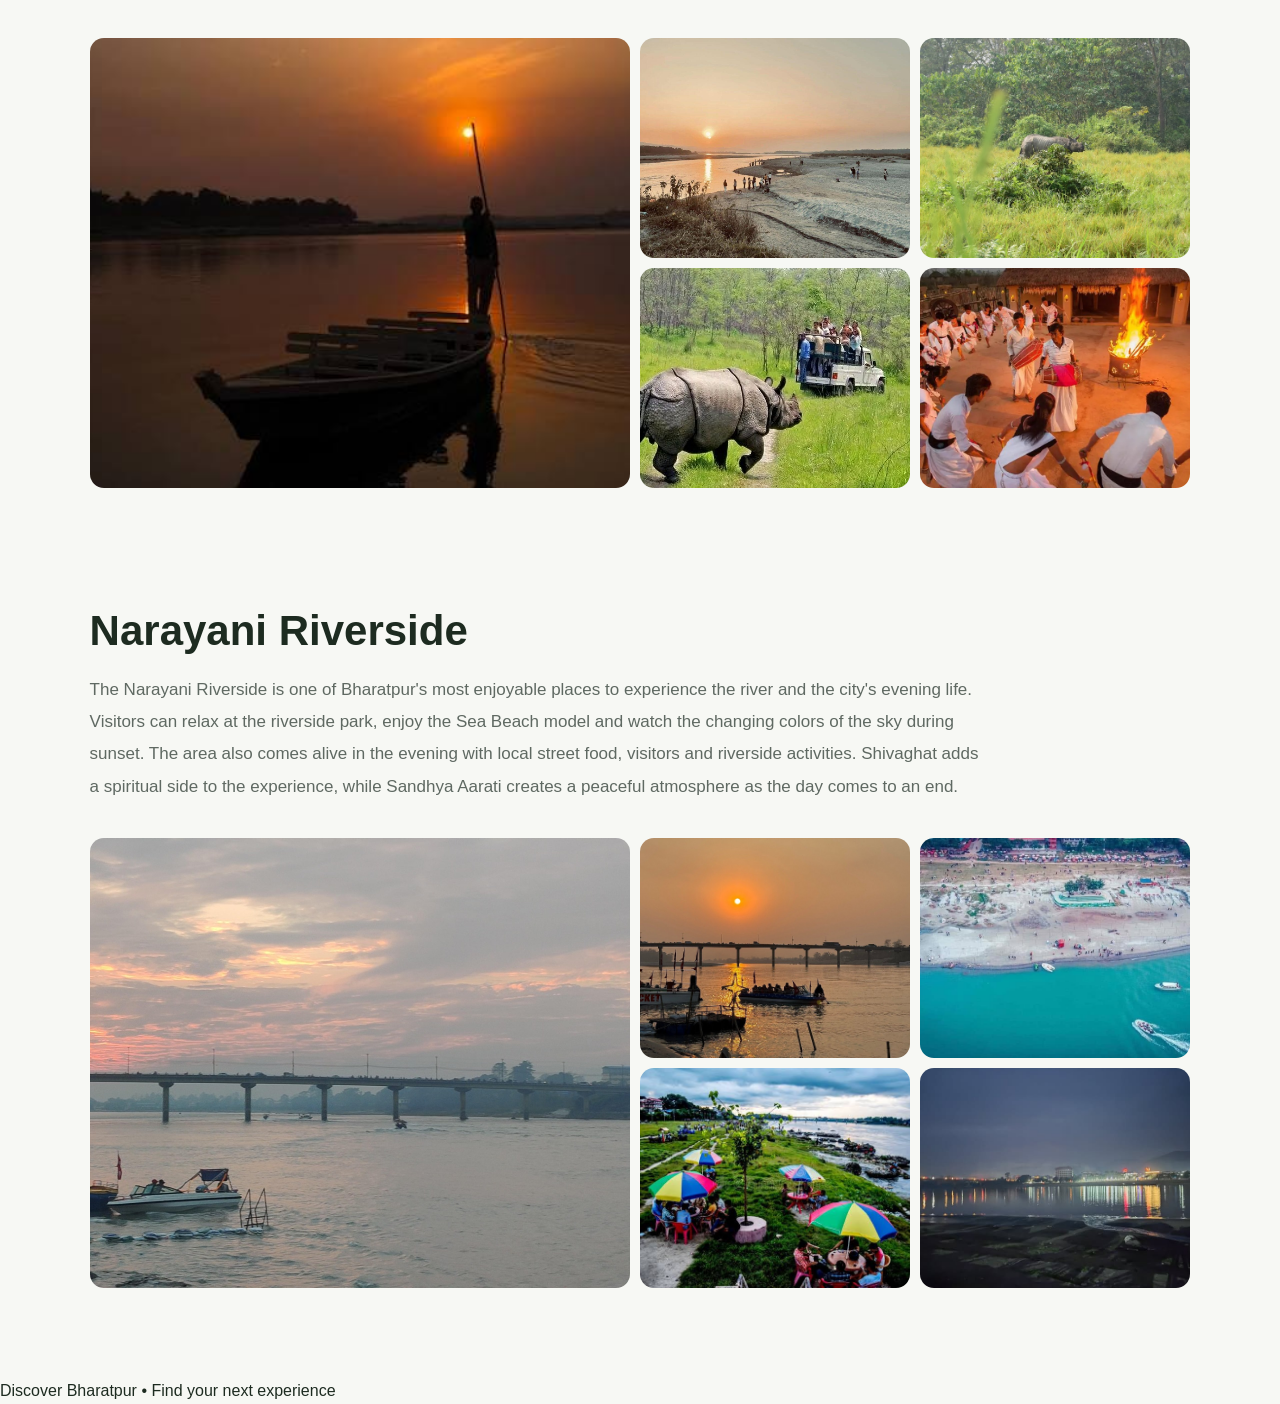
<file: wildlife.html>
<!DOCTYPE html>
<html lang="en">
<head>
    <meta charset="UTF-8">
    <meta name="viewport" content="width=device-width, initial-scale=1.0">

    <title>Wildlife & Nature | Find Bharatpur</title>

    <link rel="stylesheet" href="wildlife.css">
</head>

<body>

    <!-- PAGE HEADER -->
    <header class="page-header">
        <a href="index.html" class="back-btn">← Back</a>

        <div class="header-content">
            <!-- <p class="eyebrow">EXPLORE BHARATPUR</p> -->
            <h1>Wildlife & Nature</h1>
            <p>
                Discover the wild, peaceful and beautiful side of Bharatpur
                and the surrounding Chitwan region.
            </p>
        </div>
    </header>


    <!-- SAURAHA -->
<!-- =========================
     WILDLIFE & NATURE
========================= -->

<section class="wildlife-nature">
    <!-- =========================
         SAURAHA
    ========================== -->

    <div class="nature-place">

        <h2>Sauraha</h2>

        <p class="place-description">
            Sauraha is one of the most popular gateways to the wildlife
            experience of Chitwan. Surrounded by jungle and the Rapti River,
            it offers a mix of adventure, nature and local culture. Visitors
            can explore the Elephant Breeding Centre, go on jungle safaris
            by jeep or elephant, and experience canoeing through the river
            while observing the surrounding wildlife. The riverside is also
            a peaceful place to enjoy the sunset and evening atmosphere.
            Sauraha's experience extends beyond wildlife, with Tharu cultural
            dance, the Tharu Museum and local cultural experiences, while
            Eco Park provides another place to enjoy the natural surroundings.
        </p>

        <div class="nature-gallery">

            <img src="assets/sauraha.jpeg"
                 alt="Sauraha wildlife and jungle">

            <img src="assets/breeding.jpeg"
                 alt="Elephant Breeding Centre in Sauraha">

            <img src="assets/safari.jpeg"
                 alt="Jungle safari in Sauraha">

            <img src="assets/rapti sunset.jpeg"
                 alt="Rapti River sunset in Sauraha">

            <img src="assets/tharu.jpeg"
                 alt="Tharu cultural experience in Sauraha">

        </div>

    </div>


    <!-- =========================
         MEGHAULI
    ========================== -->

    <div class="nature-place">

        <h2>Meghauli</h2>

        <p class="place-description">
            Meghauli offers a quieter side of Chitwan, surrounded by the
            Rapti and Narayani rivers and a large community forest rich in
            flora and fauna. Golaghat, where the rivers meet, is especially
            popular for its beautiful sunsets and peaceful riverside views.
            Visitors can explore the community forest, experience jungle
            safaris and wildlife activities, and discover the traditional
            Tharu culture of the area. Meghauli also offers cultural
            experiences and museums that help visitors understand the
            local heritage alongside its natural beauty.
        </p>

        <div class="nature-gallery">

            <img src="assets/megauli.jpeg"
                 alt="Meghauli landscape">

            <img src="assets/gholaghat.jpeg"
                 alt="Golaghat in Meghauli">

            <img src="assets/landscapw.jpeg"
                 alt="Community forest in Meghauli">

            <img src="assets/safari.jpeg"
                 alt="Jungle safari in Meghauli">

            <img src="assets/tharu.jpeg"
                 alt="Tharu culture in Meghauli">

        </div>

    </div>


    <!-- =========================
         NARAYANI RIVERSIDE
    ========================== -->

    <div class="nature-place">

        <h2>Narayani Riverside</h2>

        <p class="place-description">
            The Narayani Riverside is one of Bharatpur's most enjoyable
            places to experience the river and the city's evening life.
            Visitors can relax at the riverside park, enjoy the Sea Beach
            model and watch the changing colors of the sky during sunset.
            The area also comes alive in the evening with local street food,
            visitors and riverside activities. Shivaghat adds a spiritual
            side to the experience, while Sandhya Aarati creates a peaceful
            atmosphere as the day comes to an end.
        </p>

        <div class="nature-gallery">

            <img src="assets/riverside.jpeg"
                 alt="Narayani Riverside">

            <img src="assets/sunset.jpeg"
                 alt="Sunset at Narayani Riverside">

            <img src="assets/sea beach.jpeg"
                 alt="Sea Beach model at Narayani">

            <img src="assets/park narayani.jpeg"
                 alt="Narayani Riverside park">

            <img src="assets/eveninh.jpeg"
                 alt="Narayani evening life">

        </div>

    </div>

</section>
    <!-- FOOTER -->
    <footer>
        <p>Discover Bharatpur • Find your next experience</p>
    </footer>


</body>
</html>
</file>
<file: advanture.css>
* {
    margin: 0;
    padding: 0;
    box-sizing: border-box;
}

body {
    font-family: Arial, Helvetica, sans-serif;
    background: #f7f8f4;
    color: #1d2b20;
    line-height: 1.6;
}

.page-header {
    min-height: 420px;
    background:
        linear-gradient(
            rgba(15, 35, 20, 0.68),
            rgba(15, 35, 20, 0.68)
        ),
        url("assets/chauki.jpeg") center/cover;

    color: white;
    padding-left: 2%;
    padding-top:1% ;
    display: flex;
    flex-direction: column;
}

.back-btn {
    color: white;
    text-decoration: none;
    font-size: 16px;
    width: fit-content;
    margin-bottom: 5rem;
}

.header-content {
    text-align: center;
    align-items:center;
    justify-content: center;
    max-width: 100%;
    padding-bottom: 45px;
}
.adventure-hiking {
    width: 100%;
    background: #f7f8f4;
    padding: 90px 7%;
    color: #1d2b20;
}

.adventure-hiking .section-heading {
    max-width: 750px;
    margin: 0 auto 90px;
    text-align: center;
}

.adventure-hiking .eyebrow {
    font-size: 13px;
    letter-spacing: 3px;
    font-weight: 600;
    margin-bottom: 12px;
    color: #5d765f;
}

.adventure-hiking .section-heading h1 {
    font-size: clamp(42px, 6vw, 68px);
    line-height: 1.05;
    margin-bottom: 18px;
}

.adventure-hiking .section-heading > p:last-child {
    color: #68736b;
    font-size: 17px;
}


/* Individual Destination */

.adventure-place {
    max-width: 1200px;
    margin: 0 auto 120px;
}

.adventure-place:last-child {
    margin-bottom: 0;
}

.adventure-place h2 {
    font-size: 42px;
    line-height: 1.1;
    margin-bottom: 20px;
    font-weight: 600;
}

.adventure-place .place-description {
    max-width: 900px;
    font-size: 17px;
    line-height: 1.9;
    color: #5f6962;
    margin-bottom: 35px;
}


/* One Photo */

.adventure-gallery {
    width: 100%;
    display: grid;
    grid-template-columns: 1fr;
    grid-template-rows: 380px;
    gap: 10px;
}

.adventure-gallery img {
    width: 100%;
    height: 100%;
    object-fit: cover;
    display: block;
    border-radius: 14px;
    transition: transform 0.35s ease, filter 0.35s ease;
}

.adventure-gallery img:hover {
    transform: scale(1.02);
    filter: brightness(0.92);
}


/* Tablet */

@media (max-width: 900px) {

    .adventure-hiking {
        padding: 70px 5%;
    }

    .adventure-hiking .section-heading {
        margin-bottom: 65px;
    }

    .adventure-place {
        margin-bottom: 90px;
    }

    .adventure-gallery {
        grid-template-rows: 300px;
    }
}


/* Mobile */

@media (max-width: 600px) {

    .adventure-hiking {
        padding: 55px 20px;
    }

    .adventure-hiking .section-heading {
        margin-bottom: 50px;
    }

    .adventure-hiking .section-heading h1 {
        font-size: 40px;
    }

    .adventure-hiking .section-heading > p:last-child {
        font-size: 15px;
    }

    .adventure-place {
        margin-bottom: 70px;
    }

    .adventure-place h2 {
        font-size: 32px;
    }

    .adventure-place .place-description {
        font-size: 15px;
        line-height: 1.8;
        margin-bottom: 25px;
    }

    .adventure-gallery {
        grid-template-rows: 230px;
    }

    .adventure-gallery img {
        border-radius: 10px;
    }
}
</file>
<file: funpark.css>
* {
    margin: 0;
    padding: 0;
    box-sizing: border-box;
}

body {
    font-family: Arial, Helvetica, sans-serif;
    background: #f7f8f4;
    color: #1d2b20;
    line-height: 1.6;
}

.page-header {
    min-height: 420px;
    background:
        linear-gradient(
            rgba(15, 35, 20, 0.68),
            rgba(15, 35, 20, 0.68)
        ),
        url("assets/funpark.jpeg") center/cover;

    color: white;
    padding-left: 2%;
    padding-top:1% ;
    display: flex;
    flex-direction: column;
}

.back-btn {
    color: white;
    text-decoration: none;
    font-size: 16px;
    width: fit-content;
    margin-bottom: 5rem;
}

.header-content {
    text-align: center;
    align-items:center;
    justify-content: center;
    max-width: 100%;
    padding-bottom: 45px;
}
.fun-hotels {
    width: 100%;
    background: #f7f8f4;
    padding: 90px 7%;
    color: #1d2b20;
}

.fun-hotels .section-heading {
    max-width: 750px;
    margin: 0 auto 90px;
    text-align: center;
}

.fun-hotels .eyebrow {
    font-size: 13px;
    letter-spacing: 3px;
    font-weight: 600;
    margin-bottom: 12px;
    color: #5d765f;
}

.fun-hotels .section-heading h1 {
    font-size: clamp(42px, 6vw, 68px);
    line-height: 1.05;
    margin-bottom: 18px;
}

.fun-hotels .section-heading > p:last-child {
    color: #68736b;
    font-size: 17px;
}


/* Category Heading */

.category-title {
    max-width: 1200px;
    margin: 0 auto 45px;
    border-top: 1px solid #dce2dc;
    padding-top: 55px;
}

.category-title h2 {
    font-size: 38px;
    line-height: 1.1;
    font-weight: 600;
    margin: 0;
}

.hotels-title {
    margin-top: 40px;
}


/* Individual Place */

.fun-place {
    max-width: 1200px;
    margin: 0 auto 120px;
}

.fun-place:last-child {
    margin-bottom: 0;
}

.fun-place h2 {
    font-size: 42px;
    line-height: 1.1;
    margin-bottom: 20px;
    font-weight: 600;
}

.fun-place .place-description {
    max-width: 900px;
    font-size: 17px;
    line-height: 1.9;
    color: #5f6962;
    margin-bottom: 35px;
}


/* 2 Photo Gallery */

.fun-gallery {
    width: 100%;
    display: grid;
    grid-template-columns: 1fr 1fr;
    grid-template-rows: 320px;
    gap: 10px;
}

.fun-gallery img {
    width: 100%;
    height: 100%;
    object-fit: cover;
    display: block;
    border-radius: 14px;
    transition: transform 0.35s ease, filter 0.35s ease;
}

.fun-gallery img:hover {
    transform: scale(1.02);
    filter: brightness(0.92);
}


/* Tablet */

@media (max-width: 900px) {

    .fun-hotels {
        padding: 70px 5%;
    }

    .fun-hotels .section-heading {
        margin-bottom: 65px;
    }

    .category-title {
        margin-bottom: 40px;
        padding-top: 45px;
    }

    .fun-place {
        margin-bottom: 90px;
    }

    .fun-gallery {
        grid-template-columns: 1fr 1fr;
        grid-template-rows: 250px;
    }
}


/* Mobile */

@media (max-width: 600px) {

    .fun-hotels {
        padding: 55px 20px;
    }

    .fun-hotels .section-heading {
        margin-bottom: 50px;
    }

    .fun-hotels .section-heading h1 {
        font-size: 40px;
    }

    .fun-hotels .section-heading > p:last-child {
        font-size: 15px;
    }

    .category-title {
        margin-bottom: 30px;
        padding-top: 35px;
    }

    .category-title h2 {
        font-size: 30px;
    }

    .fun-place {
        margin-bottom: 70px;
    }

    .fun-place h2 {
        font-size: 32px;
    }

    .fun-place .place-description {
        font-size: 15px;
        line-height: 1.8;
        margin-bottom: 25px;
    }

    .fun-gallery {
        grid-template-columns: 1fr;
        grid-template-rows: 190px 190px;
        gap: 7px;
    }

    .fun-gallery img {
        border-radius: 10px;
    }
}
</file>
<file: lake.css>
* {
    margin: 0;
    padding: 0;
    box-sizing: border-box;
}

body {
    font-family: Arial, Helvetica, sans-serif;
    background: #f7f8f4;
    color: #1d2b20;
    line-height: 1.6;
}

.page-header {
    min-height: 420px;
    background:
        linear-gradient(
            rgba(15, 35, 20, 0.68),
            rgba(15, 35, 20, 0.68)
        ),
        url("assets/Beeshazari.jpg") center/cover;

    color: white;
    padding-left: 2%;
    padding-top:1% ;
    display: flex;
    flex-direction: column;
}

.back-btn {
    color: white;
    text-decoration: none;
    font-size: 16px;
    width: fit-content;
    margin-bottom: 5rem;
}

.header-content {
    text-align: center;
    align-items:center;
    justify-content: center;
    max-width: 100%;
    padding-bottom: 45px;
}

.seven-lakes {
    width: 100%;
    background: #f7f8f4;
    padding: 90px 7%;
    color: #1d2b20;
}

.seven-lakes .section-heading {
    max-width: 750px;
    margin: 0 auto 90px;
    text-align: center;
}

.seven-lakes .eyebrow {
    font-size: 13px;
    letter-spacing: 3px;
    font-weight: 600;
    margin-bottom: 12px;
    color: #5d765f;
}

.seven-lakes .section-heading h1 {
    font-size: clamp(42px, 6vw, 68px);
    line-height: 1.05;
    margin-bottom: 18px;
}

.seven-lakes .section-heading > p:last-child {
    color: #68736b;
    font-size: 17px;
}


/* Individual Lake */

.lake-place {
    max-width: 1200px;
    margin: 0 auto 120px;
}

.lake-place:last-child {
    margin-bottom: 0;
}

.lake-place h2 {
    font-size: 42px;
    line-height: 1.1;
    margin-bottom: 20px;
    font-weight: 600;
}

.lake-place .place-description {
    max-width: 900px;
    font-size: 17px;
    line-height: 1.9;
    color: #5f6962;
    margin-bottom: 35px;
}


/* 2 Photo Gallery */

.lake-gallery {
    width: 100%;
    display: grid;
    grid-template-columns: 1fr 1fr;
    grid-template-rows: 320px;
    gap: 10px;
}

.lake-gallery img {
    width: 100%;
    height: 100%;
    object-fit: cover;
    display: block;
    border-radius: 14px;
    transition: transform 0.35s ease, filter 0.35s ease;
}

.lake-gallery img:hover {
    transform: scale(1.02);
    filter: brightness(0.92);
}


/* Tablet */

@media (max-width: 900px) {

    .seven-lakes {
        padding: 70px 5%;
    }

    .seven-lakes .section-heading {
        margin-bottom: 65px;
    }

    .lake-place {
        margin-bottom: 90px;
    }

    .lake-gallery {
        grid-template-columns: 1fr 1fr;
        grid-template-rows: 250px;
    }
}


/* Mobile */

@media (max-width: 600px) {

    .seven-lakes {
        padding: 55px 20px;
    }

    .seven-lakes .section-heading {
        margin-bottom: 50px;
    }

    .seven-lakes .section-heading h1 {
        font-size: 40px;
    }

    .seven-lakes .section-heading > p:last-child {
        font-size: 15px;
    }

    .lake-place {
        margin-bottom: 70px;
    }

    .lake-place h2 {
        font-size: 32px;
    }

    .lake-place .place-description {
        font-size: 15px;
        line-height: 1.8;
        margin-bottom: 25px;
    }

    .lake-gallery {
        grid-template-columns: 1fr;
        grid-template-rows: 190px 190px;
        gap: 7px;
    }

    .lake-gallery img {
        border-radius: 10px;
    }
}
</file>
<file: park.css>
* {
    margin: 0;
    padding: 0;
    box-sizing: border-box;
}

body {
    font-family: Arial, Helvetica, sans-serif;
    background: #f7f8f4;
    color: #1d2b20;
    line-height: 1.6;
}

.page-header {
    min-height: 420px;
    background:
        linear-gradient(
            rgba(15, 35, 20, 0.68),
            rgba(15, 35, 20, 0.68)
        ),
        url("assets/picnic.jpeg") center/cover;

    color: white;
    padding-left: 2%;
    padding-top:1% ;
    display: flex;
    flex-direction: column;
}

.back-btn {
    color: white;
    text-decoration: none;
    font-size: 16px;
    width: fit-content;
    margin-bottom: 5rem;
}

.header-content {
    text-align: center;
    align-items:center;
    justify-content: center;
    max-width: 100%;
    padding-bottom: 45px;
}
.picnic-sports-parks {
    width: 100%;
    background: #f7f8f4;
    padding: 90px 7%;
    color: #1d2b20;
}

.picnic-sports-parks .section-heading {
    max-width: 750px;
    margin: 0 auto 90px;
    text-align: center;
}

.picnic-sports-parks .eyebrow {
    font-size: 13px;
    letter-spacing: 3px;
    font-weight: 600;
    margin-bottom: 12px;
    color: #5d765f;
}

.picnic-sports-parks .section-heading h1 {
    font-size: clamp(42px, 6vw, 68px);
    line-height: 1.05;
    margin-bottom: 18px;
}

.picnic-sports-parks .section-heading > p:last-child {
    color: #68736b;
    font-size: 17px;
}


/* Individual Place */

.recreation-place {
    max-width: 1200px;
    margin: 0 auto 120px;
}

.recreation-place:last-child {
    margin-bottom: 0;
}

.recreation-place h2 {
    font-size: 42px;
    line-height: 1.1;
    margin-bottom: 20px;
    font-weight: 600;
}

.recreation-place .place-description {
    max-width: 900px;
    font-size: 17px;
    line-height: 1.9;
    color: #5f6962;
    margin-bottom: 35px;
}


/* 2 Photo Gallery */

.recreation-gallery {
    width: 100%;
    display: grid;
    grid-template-columns: 1fr 1fr;
    grid-template-rows: 320px;
    gap: 10px;
}

.recreation-gallery img {
    width: 100%;
    height: 100%;
    object-fit: cover;
    display: block;
    border-radius: 14px;
    transition: transform 0.35s ease, filter 0.35s ease;
}

.recreation-gallery img:hover {
    transform: scale(1.02);
    filter: brightness(0.92);
}


/* Tablet */

@media (max-width: 900px) {

    .picnic-sports-parks {
        padding: 70px 5%;
    }

    .picnic-sports-parks .section-heading {
        margin-bottom: 65px;
    }

    .recreation-place {
        margin-bottom: 90px;
    }

    .recreation-gallery {
        grid-template-columns: 1fr 1fr;
        grid-template-rows: 250px;
    }
}


/* Mobile */

@media (max-width: 600px) {

    .picnic-sports-parks {
        padding: 55px 20px;
    }

    .picnic-sports-parks .section-heading {
        margin-bottom: 50px;
    }

    .picnic-sports-parks .section-heading h1 {
        font-size: 40px;
    }

    .picnic-sports-parks .section-heading > p:last-child {
        font-size: 15px;
    }

    .recreation-place {
        margin-bottom: 70px;
    }

    .recreation-place h2 {
        font-size: 32px;
    }

    .recreation-place .place-description {
        font-size: 15px;
        line-height: 1.8;
        margin-bottom: 25px;
    }

    .recreation-gallery {
        grid-template-columns: 1fr;
        grid-template-rows: 190px 190px;
        gap: 7px;
    }

    .recreation-gallery img {
        border-radius: 10px;
    }
}
</file>
<file: religious.css>
* {
    margin: 0;
    padding: 0;
    box-sizing: border-box;
}

body {
    font-family: Arial, Helvetica, sans-serif;
    background: #f7f8f4;
    color: #1d2b20;
    line-height: 1.6;
}

.page-header {
    min-height: 420px;
    background:
        linear-gradient(
            rgba(15, 35, 20, 0.68),
            rgba(15, 35, 20, 0.68)
        ),
        url("assets/devghat.jpeg") center/cover;

    color: white;
    padding-left: 2%;
    padding-top:1% ;
    display: flex;
    flex-direction: column;
}

.back-btn {
    color: white;
    text-decoration: none;
    font-size: 16px;
    width: fit-content;
    margin-bottom: 5rem;
}

.header-content {
    text-align: center;
    align-items:center;
    justify-content: center;
    max-width: 100%;
    padding-bottom: 45px;
}


.religious-historic {
    width: 100%;
    background: #f7f8f4;
    padding: 90px 7%;
    color: #1d2b20;
}


/* =========================
   SECTION HEADING
========================= */

.religious-historic .section-heading {
    max-width: 750px;
    margin: 0 auto 90px;
    text-align: center;
}

.religious-historic .eyebrow {
    font-size: 13px;
    letter-spacing: 3px;
    font-weight: 600;
    margin-bottom: 12px;
    color: #5d765f;
}

.religious-historic .section-heading h1 {
    font-size: clamp(42px, 6vw, 68px);
    line-height: 1.05;
    margin-bottom: 18px;
}

.religious-historic .section-heading > p:last-child {
    color: #68736b;
    font-size: 17px;
}




.heritage-place {
    max-width: 1200px;
    margin: 0 auto 120px;
}

.heritage-place:last-child {
    margin-bottom: 0;
}


.heritage-place h2 {
    font-size: 42px;
    line-height: 1.1;
    margin-bottom: 20px;
    font-weight: 600;
}


/* PLACE DESCRIPTION */

.heritage-place .place-description {
    max-width: 900px;
    font-size: 17px;
    line-height: 1.9;
    color: #5f6962;
    margin-bottom: 35px;
}


/* =========================
   PHOTO GALLERY
========================= */

.heritage-gallery {
    width: 100%;

    display: grid;

    grid-template-columns: 2fr 1fr 1fr;
    grid-template-rows: 220px 220px;

    gap: 10px;
}


/* ALL IMAGES */

.heritage-gallery img {
    width: 100%;
    height: 100%;

    object-fit: cover;

    display: block;

    border-radius: 14px;

    transition:
        transform 0.35s ease,
        filter 0.35s ease;
}


/* LARGE FIRST IMAGE */

.heritage-gallery img:first-child {
    grid-row: span 2;
}


/* HOVER */

.heritage-gallery img:hover {
    transform: scale(1.02);
    filter: brightness(0.92);
}


/* =========================
   TABLET
========================= */

@media (max-width: 900px) {

    .religious-historic {
        padding: 70px 5%;
    }

    .religious-historic .section-heading {
        margin-bottom: 65px;
    }

    .heritage-place {
        margin-bottom: 90px;
    }

    .heritage-gallery {
        grid-template-columns: 1fr 1fr;
        grid-template-rows: 230px 180px 180px;
    }

    .heritage-gallery img:first-child {
        grid-column: span 2;
        grid-row: span 1;
    }
}


/* =========================
   MOBILE
========================= */

@media (max-width: 600px) {

    .religious-historic {
        padding: 55px 20px;
    }

    .religious-historic .section-heading {
        margin-bottom: 50px;
    }

    .religious-historic .section-heading h1 {
        font-size: 40px;
    }

    .religious-historic .section-heading > p:last-child {
        font-size: 15px;
    }

    .heritage-place {
        margin-bottom: 70px;
    }

    .heritage-place h2 {
        font-size: 32px;
    }

    .heritage-place .place-description {
        font-size: 15px;
        line-height: 1.8;
        margin-bottom: 25px;
    }

    .heritage-gallery {
        grid-template-columns: 1fr 1fr;
        grid-template-rows: 180px 140px 140px;
        gap: 7px;
    }

    .heritage-gallery img {
        border-radius: 10px;
    }
}
</file>
<file: wildlife.css>
/* =========================
   GENERAL
========================= */

* {
    margin: 0;
    padding: 0;
    box-sizing: border-box;
}

body {
    font-family: Arial, Helvetica, sans-serif;
    background: #f7f8f4;
    color: #1d2b20;
    line-height: 1.6;
}


/* =========================
   HEADER
========================= */

.page-header {
    min-height: 420px;
    background:
        linear-gradient(
            rgba(15, 35, 20, 0.68),
            rgba(15, 35, 20, 0.68)
        ),
        url("assets/chitwan-national-park.jpg") center/cover;

    color: white;
    padding-left: 2%;
    padding-top:1% ;
    display: flex;
    flex-direction: column;
}

.back-btn {
    color: white;
    text-decoration: none;
    font-size: 16px;
    width: fit-content;
    margin-bottom: 5rem;
}

.header-content {
    text-align: center;
    align-items:center;
    justify-content: center;
    max-width: 100%;
    padding-bottom: 45px;
}

/* =========================
   WILDLIFE & NATURE
========================= */

.wildlife-nature {
    width: 100%;
    background: #f7f8f4;
    padding: 90px 7%;
    color: #1d2b20;
}


/* =========================
   SECTION HEADING
========================= */

.section-heading {
    max-width: 750px;
    margin: 0 auto 90px;
    text-align: center;
}


.section-heading h1 {
    font-size: clamp(42px, 6vw, 68px);
    line-height: 1.05;
    margin-bottom: 18px;
}

.section-heading > p:last-child {
    color: #68736b;
    font-size: 17px;
}


/* =========================
   EACH PLACE
========================= */

.nature-place {
    max-width: 1200px;
    margin: 0 auto 120px;
}

.nature-place:last-child {
    margin-bottom: 0;
}


/* PLACE TITLE */

.nature-place h2 {
    font-size: 42px;
    line-height: 1.1;
    margin-bottom: 20px;
    font-weight: 600;
}


/* PLACE DESCRIPTION */

.place-description {
    max-width: 900px;
    font-size: 17px;
    line-height: 1.9;
    color: #5f6962;
    margin-bottom: 35px;
}


/* =========================
   PHOTO GALLERY
========================= */

.nature-gallery {
    width: 100%;
    display: grid;

    grid-template-columns: 2fr 1fr 1fr;
    grid-template-rows: 220px 220px;

    gap: 10px;
}


/* ALL IMAGES */

.nature-gallery img {
    width: 100%;
    height: 100%;

    object-fit: cover;

    display: block;

    border-radius: 14px;

    transition:
        transform 0.35s ease,
        filter 0.35s ease;
}


/* LARGE FIRST IMAGE */

.nature-gallery img:first-child {
    grid-row: span 2;
}


/* HOVER */

.nature-gallery img:hover {
    transform: scale(1.02);
    filter: brightness(0.92);
}


/* =========================
   RESPONSIVE
========================= */

@media (max-width: 900px) {

    .wildlife-nature {
        padding: 70px 5%;
    }

    .section-heading {
        margin-bottom: 65px;
    }

    .nature-place {
        margin-bottom: 90px;
    }

    .nature-gallery {
        grid-template-columns: 1fr 1fr;
        grid-template-rows: 230px 180px 180px;
    }

    .nature-gallery img:first-child {
        grid-column: span 2;
        grid-row: span 1;
    }

}


/* =========================
   MOBILE
========================= */

@media (max-width: 600px) {

    .wildlife-nature {
        padding: 55px 20px;
    }

    .section-heading {
        margin-bottom: 50px;
    }

    .section-heading h1 {
        font-size: 40px;
    }

    .section-heading > p:last-child {
        font-size: 15px;
    }


    .nature-place {
        margin-bottom: 70px;
    }

    .nature-place h2 {
        font-size: 32px;
    }

    .place-description {
        font-size: 15px;
        line-height: 1.8;
        margin-bottom: 25px;
    }


    .nature-gallery {
        grid-template-columns: 1fr 1fr;
        grid-template-rows: 180px 140px 140px;
        gap: 7px;
    }

    .nature-gallery img {
        border-radius: 10px;
    }

}
</file>
